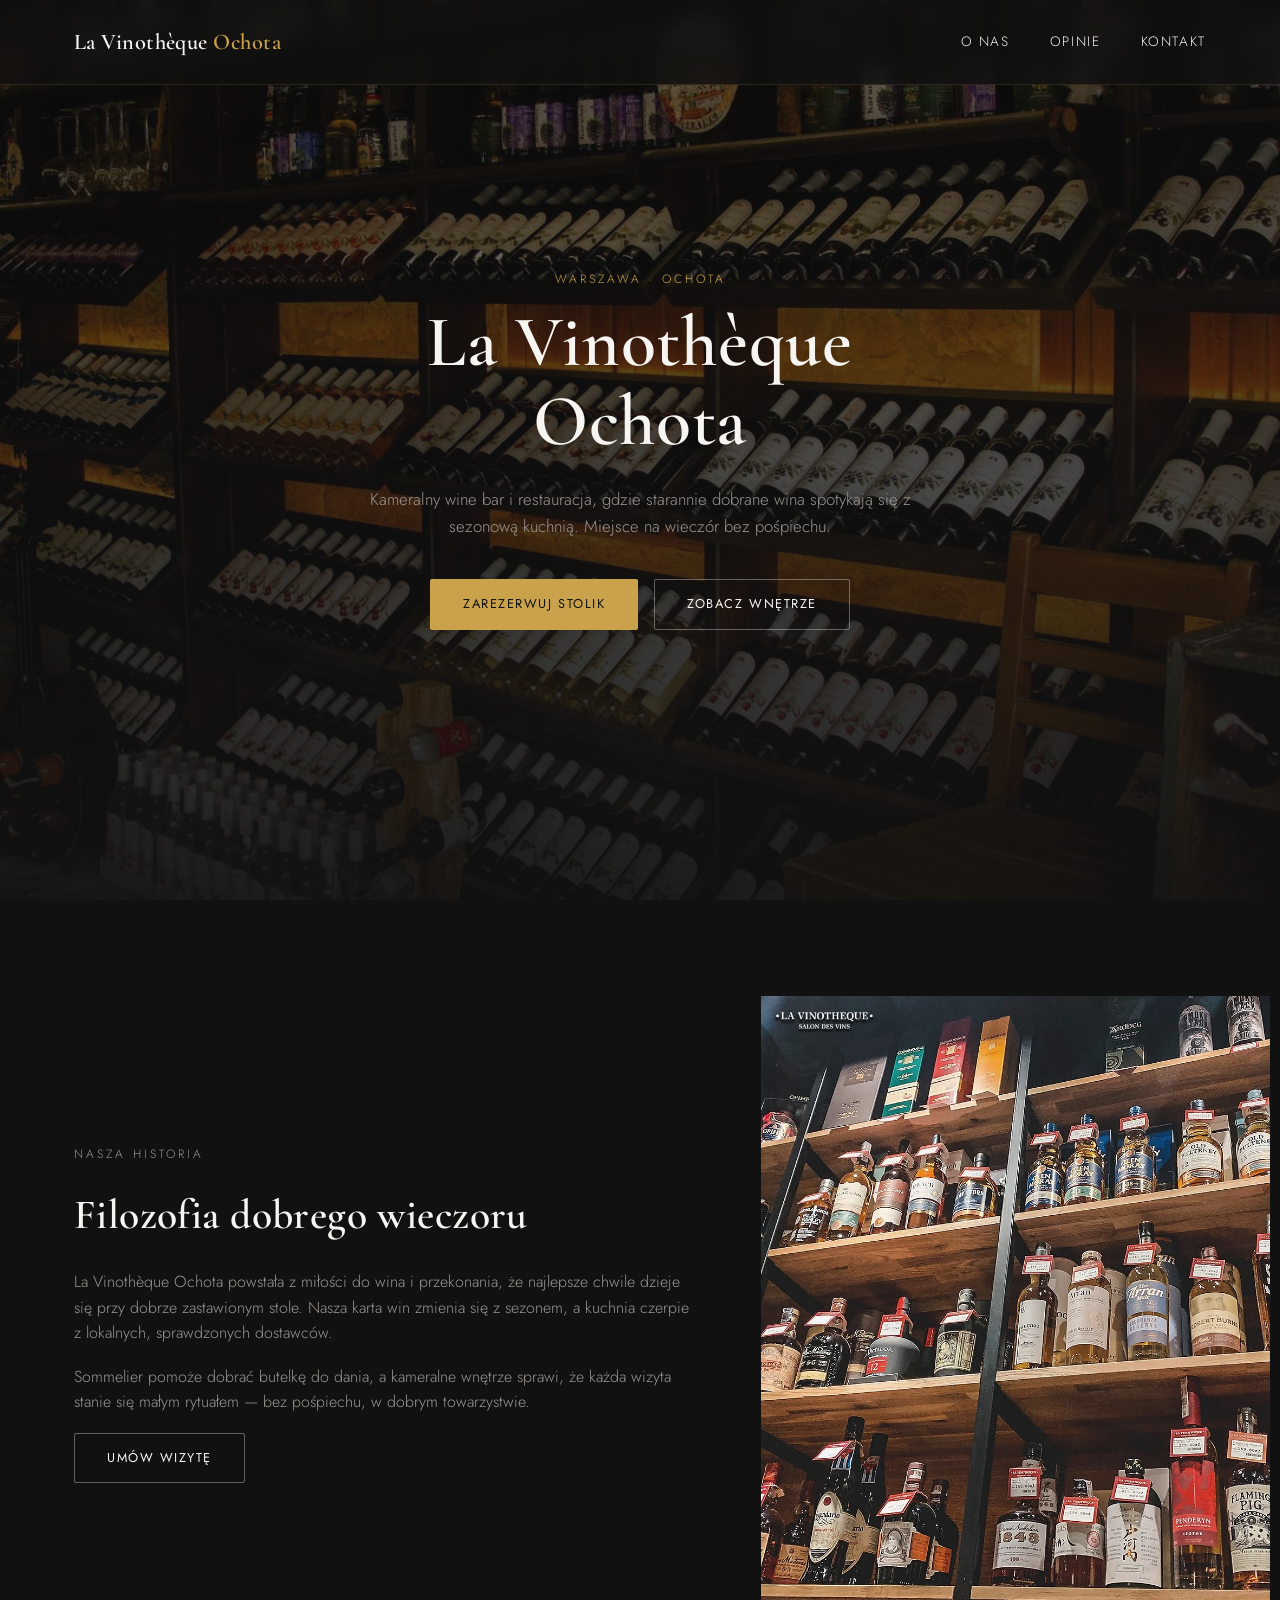
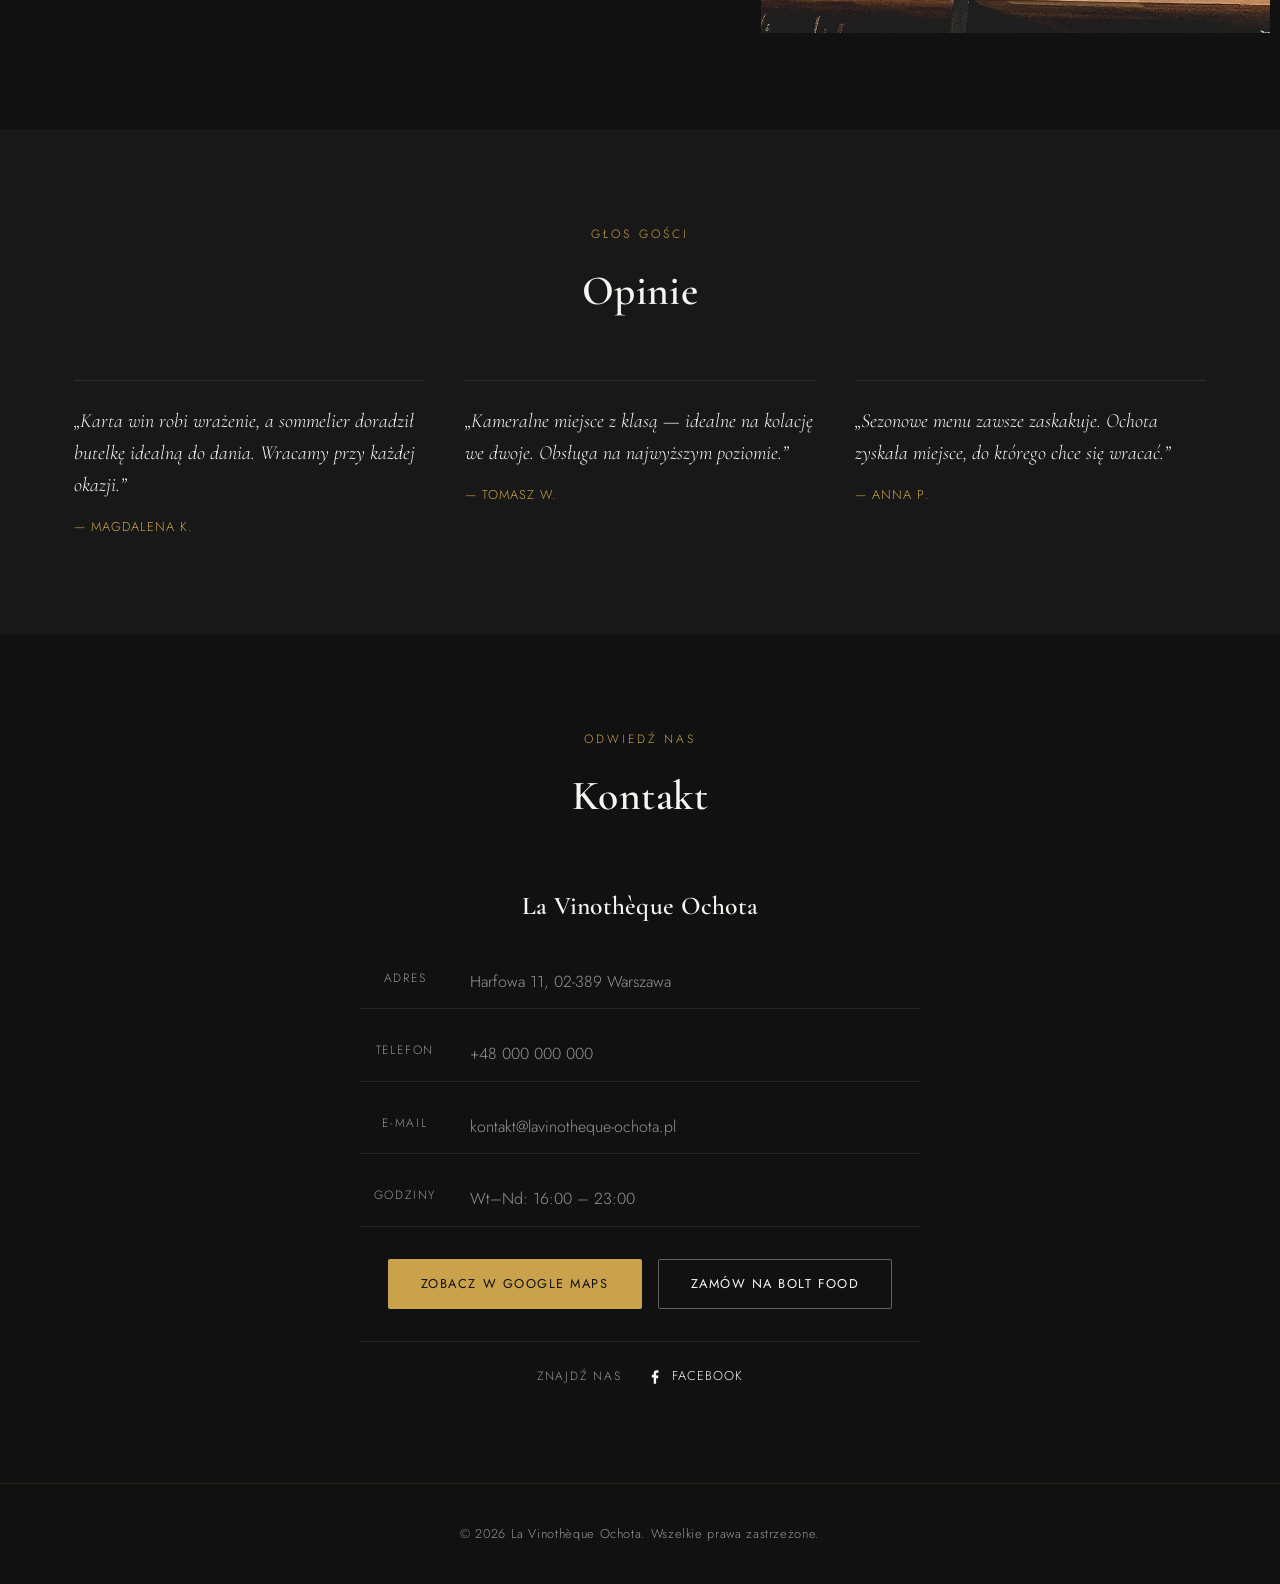
<file: index.html>
<!doctype html>
<html lang="pl">
<head>
<meta charset="UTF-8">
<meta name="viewport" content="width=device-width, initial-scale=1.0">
<title>La Vinothèque Ochota | Wine Bar &amp; Restauracja</title>
<meta name="description" content="La Vinothèque Ochota — kameralny wine bar i restauracja w Warszawie. Starannie dobrane wina, sezonowa kuchnia, wieczory dla wymagających.">
<link rel="preconnect" href="https://fonts.googleapis.com">
<link rel="preconnect" href="https://fonts.gstatic.com" crossorigin>
<link href="https://fonts.googleapis.com/css2?family=Cormorant+Garamond:wght@500;600;700&family=Jost:wght@300;400;500&display=swap" rel="stylesheet">
<link rel="stylesheet" href="styles.css">
</head>
<body>

<header class="site-header" id="site-header">
  <div class="container header-inner">
    <a href="#hero" class="logo">La Vinothèque <span>Ochota</span></a>
    <nav class="nav-desktop">
      <a href="#o-nas">O nas</a>
      <a href="#opinie">Opinie</a>
      <a href="#kontakt">Kontakt</a>
    </nav>
    <button class="hamburger" id="hamburger" aria-label="Otwórz menu" aria-expanded="false">
      <span></span><span></span><span></span>
    </button>
  </div>
</header>
<nav class="nav-mobile" id="nav-mobile">
  <a href="#hero">Start</a>
  <a href="#o-nas">O nas</a>
  <a href="#opinie">Opinie</a>
  <a href="#kontakt">Kontakt</a>
</nav>

<main>

  <section class="hero" id="hero">
    <div class="hero-media">
      <img src="assets/piwniczka-wina.jpg" alt="Klimatyczna piwniczka z winem — regały pełne butelek">
      <div class="hero-overlay"></div>
    </div>
    <div class="container hero-content">
      <p class="eyebrow">Warszawa · Ochota</p>
      <h1>La Vinothèque<br>Ochota</h1>
      <p class="hero-lede">Kameralny wine bar i restauracja, gdzie starannie dobrane wina spotykają się z sezonową kuchnią. Miejsce na wieczór bez pośpiechu.</p>
      <div class="cta-row">
        <a href="#kontakt" class="btn btn-primary">Zarezerwuj stolik</a>
        <a href="#o-nas" class="btn btn-ghost">Zobacz wnętrze</a>
      </div>
    </div>
  </section>

  <section class="section" id="o-nas">
    <div class="container split split-reverse">
      <div class="split-media">
        <img src="assets/wnetrze-lokalu.jpg" alt="Regały z winem i whisky w La Vinothèque Ochota">
      </div>
      <div class="split-text">
        <p class="eyebrow">Nasza historia</p>
        <h2>Filozofia dobrego wieczoru</h2>
        <p>La Vinothèque Ochota powstała z miłości do wina i przekonania, że najlepsze chwile dzieje się przy dobrze zastawionym stole. Nasza karta win zmienia się z sezonem, a kuchnia czerpie z lokalnych, sprawdzonych dostawców.</p>
        <p>Sommelier pomoże dobrać butelkę do dania, a kameralne wnętrze sprawi, że każda wizyta stanie się małym rytuałem — bez pośpiechu, w dobrym towarzystwie.</p>
        <a href="#kontakt" class="btn btn-ghost">Umów wizytę</a>
      </div>
    </div>
  </section>

  <section class="section section-alt" id="opinie">
    <div class="container">
      <div class="section-head section-head-center">
        <p class="eyebrow">Głos gości</p>
        <h2>Opinie</h2>
      </div>
      <div class="reviews-grid">
        <blockquote class="review">
          <p>&bdquo;Karta win robi wrażenie, a sommelier doradził butelkę idealną do dania. Wracamy przy każdej okazji.&rdquo;</p>
          <footer>— Magdalena K.</footer>
        </blockquote>
        <blockquote class="review">
          <p>&bdquo;Kameralne miejsce z klasą — idealne na kolację we dwoje. Obsługa na najwyższym poziomie.&rdquo;</p>
          <footer>— Tomasz W.</footer>
        </blockquote>
        <blockquote class="review">
          <p>&bdquo;Sezonowe menu zawsze zaskakuje. Ochota zyskała miejsce, do którego chce się wracać.&rdquo;</p>
          <footer>— Anna P.</footer>
        </blockquote>
      </div>
    </div>
  </section>

  <section class="section" id="kontakt">
    <div class="container">
      <div class="section-head section-head-center">
        <p class="eyebrow">Odwiedź nas</p>
        <h2>Kontakt</h2>
      </div>
      <div class="split contact-split">
        <div class="split-text">
          <h3>La Vinothèque Ochota</h3>
          <p class="contact-line"><span>Adres</span>Harfowa 11, 02-389 Warszawa</p>
          <p class="contact-line"><span>Telefon</span><a href="tel:+48000000000">+48 000 000 000</a></p>
          <p class="contact-line"><span>E-mail</span><a href="mailto:kontakt@lavinotheque-ochota.pl">kontakt@lavinotheque-ochota.pl</a></p>
          <p class="contact-line"><span>Godziny</span>Wt–Nd: 16:00 – 23:00</p>

          <div class="action-row">
            <a href="https://maps.app.goo.gl/F623x1a2rvRug9dV6" target="_blank" rel="noopener" class="btn btn-primary">Zobacz w Google Maps</a>
            <a href="https://food.bolt.eu/en/307-warsaw/p/121995-la-vinotheque-harfowa/?utm_source=google_integration" target="_blank" rel="noopener" class="btn btn-ghost">Zamów na Bolt Food</a>
          </div>

          <div class="social-row">
            <span class="social-label">Znajdź nas</span>
            <a href="https://www.facebook.com/lavinothequepl/?locale=pl_PL" target="_blank" rel="noopener" class="social-link" aria-label="Facebook">
              <svg viewBox="0 0 24 24" width="18" height="18"><path fill="currentColor" d="M13.5 21v-7.5H16l.5-3.5h-3V7.9c0-1 .3-1.7 1.7-1.7H16.6V3.1C16.3 3 15.3 3 14.2 3c-2.3 0-3.9 1.4-3.9 4v2h-2.5v3.5h2.5V21h3.2z"/></svg>
              Facebook
            </a>
          </div>
        </div>
      </div>
    </div>
  </section>

</main>

<footer class="site-footer">
  <div class="container footer-inner">
    <p>&copy; <span id="year"></span> La Vinothèque Ochota. Wszelkie prawa zastrzeżone.</p>
  </div>
</footer>

<script src="script.js"></script>
</body>
</html>
</file>
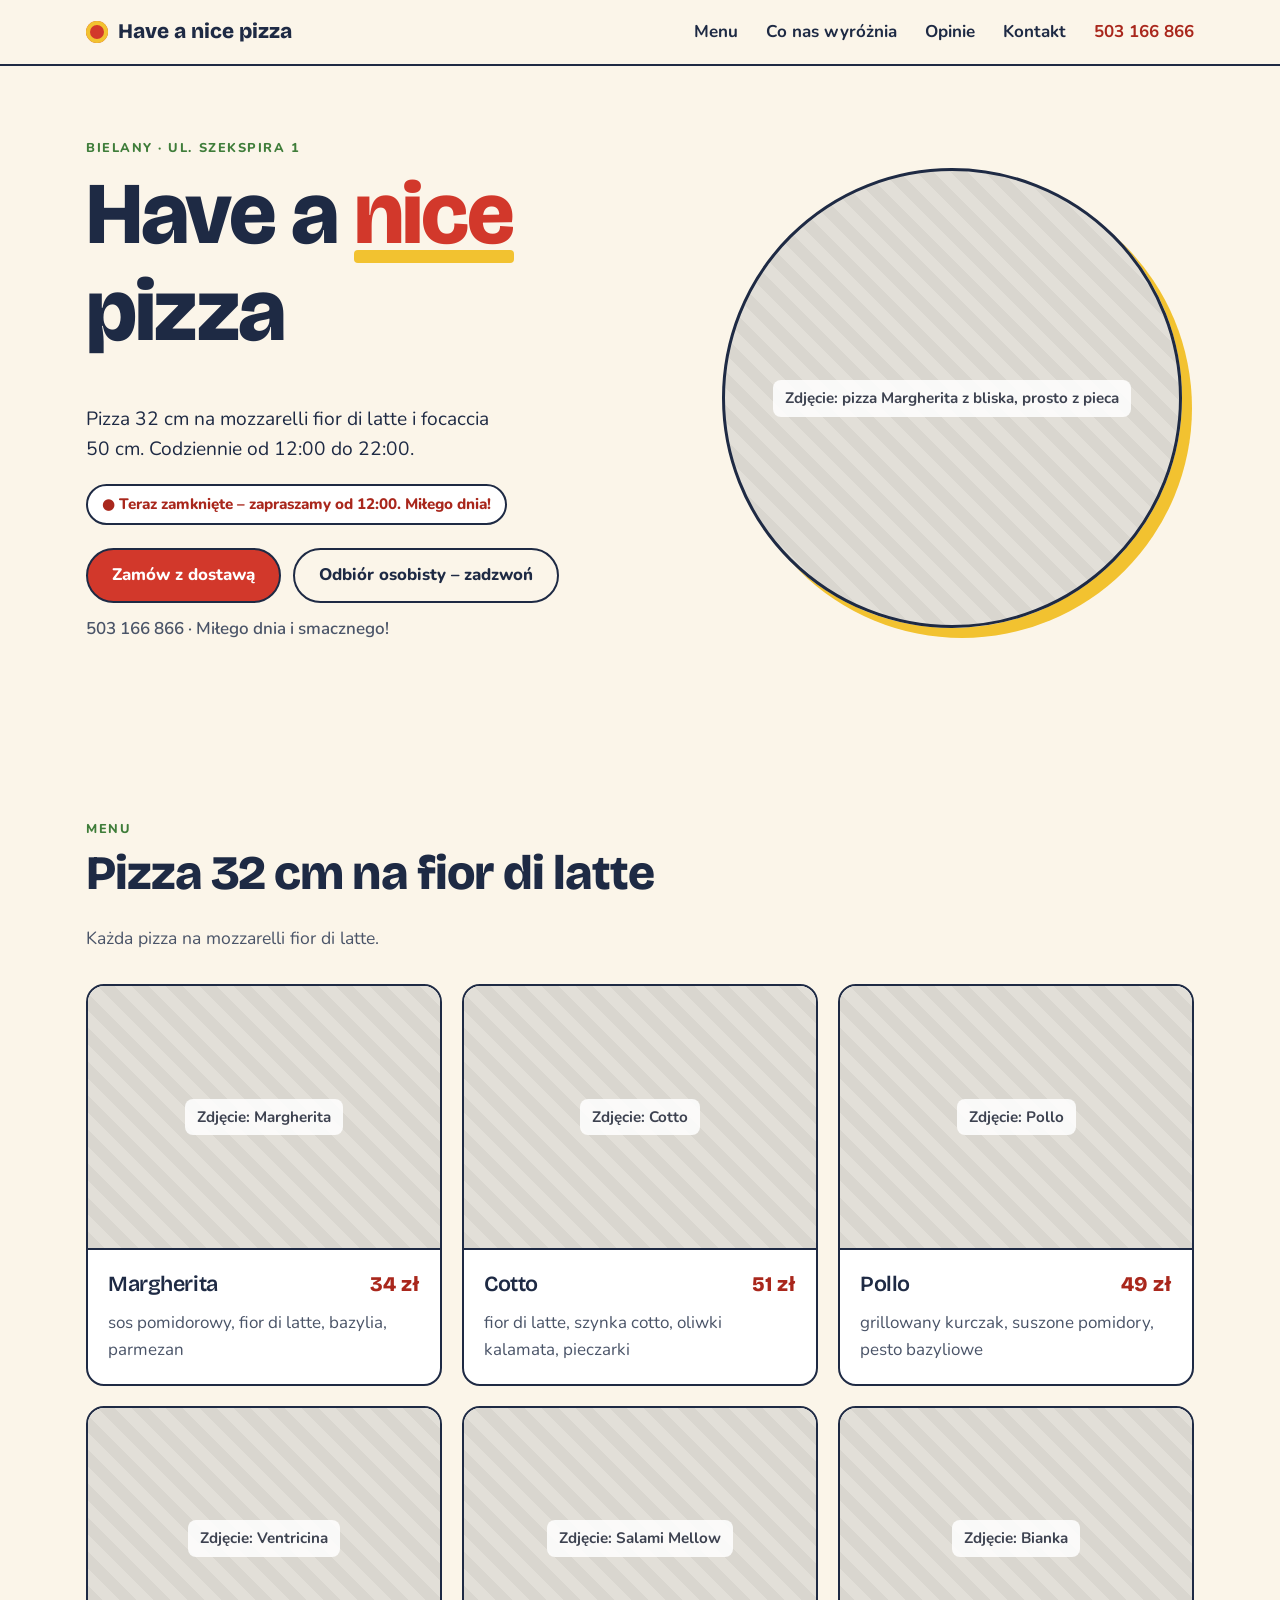
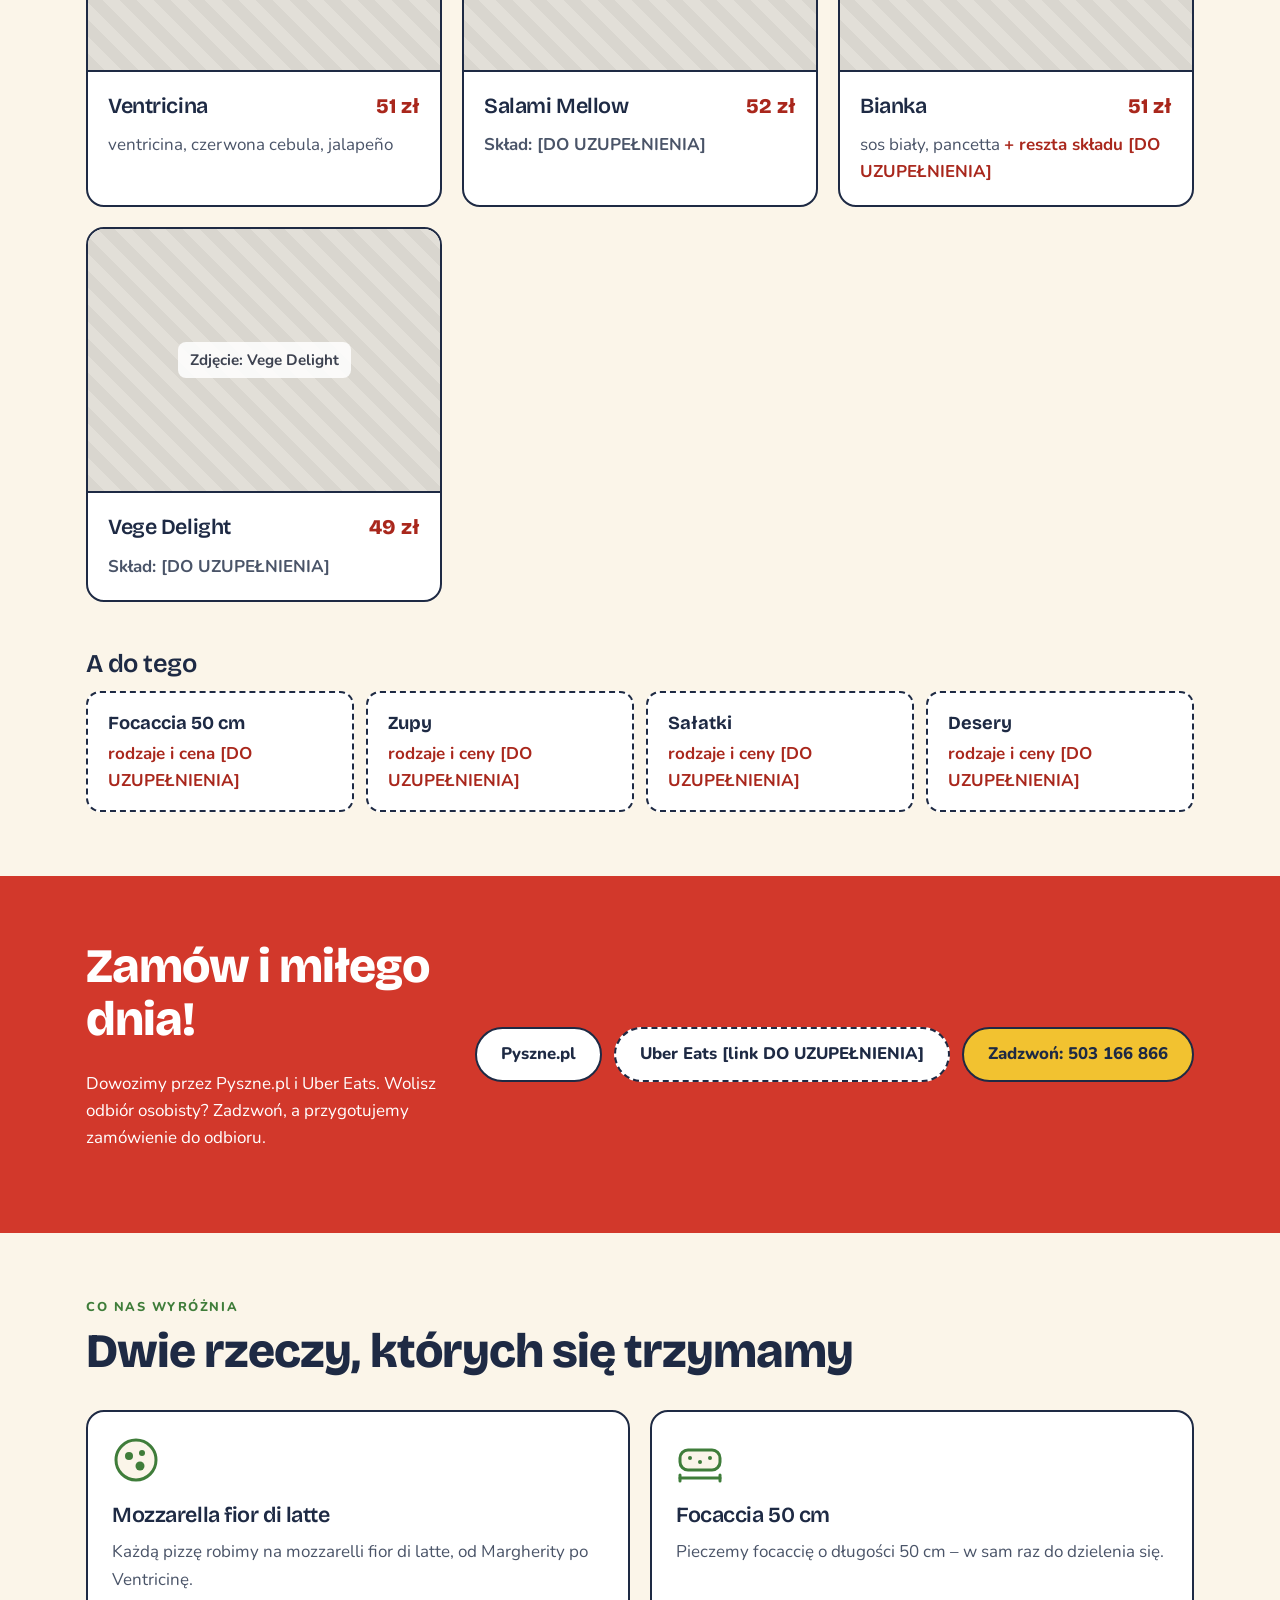
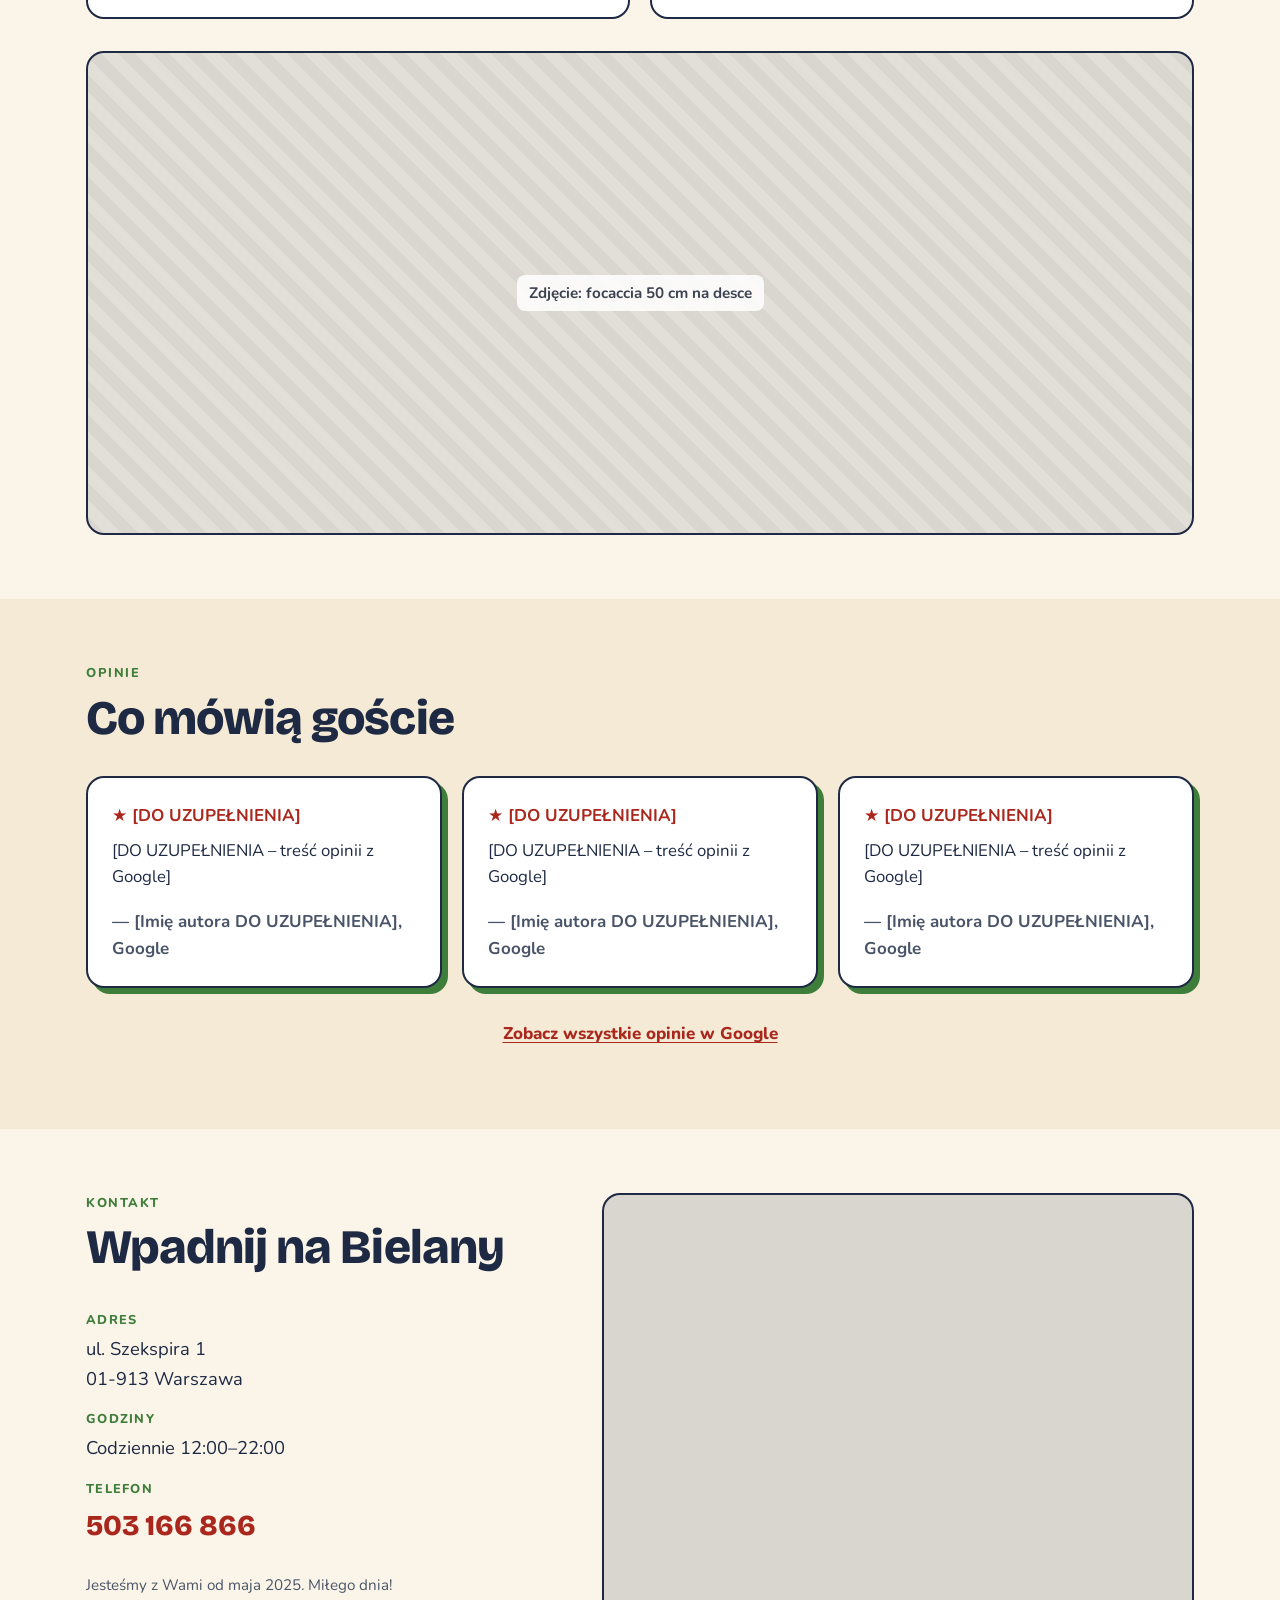
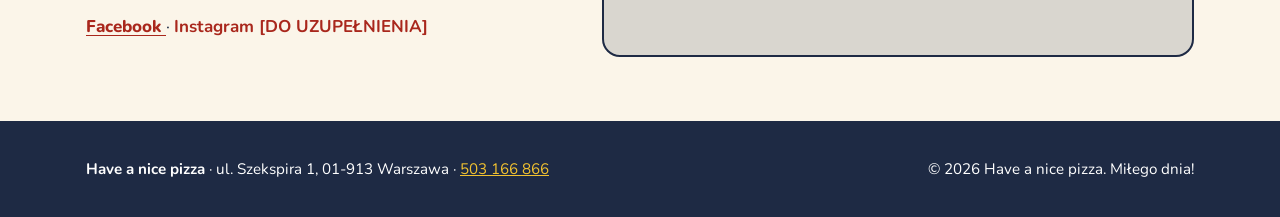
<file: have-a-nice-pizza/index.html>
<!doctype html>
<html lang="pl">
<head>
<meta charset="UTF-8">
<meta name="viewport" content="width=device-width, initial-scale=1">
<title>Have a nice pizza – pizzeria na Bielanach, ul. Szekspira 1 | Warszawa</title>
<meta name="description" content="Have a nice pizza – pizzeria na warszawskich Bielanach, ul. Szekspira 1. Pizza 32 cm na mozzarelli fior di latte, focaccia 50 cm, zupy, sałatki i desery. Codziennie 12:00–22:00. Tel. 503 166 866.">
<meta name="theme-color" content="#D2382B">
<!-- TODO: ustawić docelowy adres strony (canonical i og:url) po wyborze domeny -->
<!-- <link rel="canonical" href="https://TODO-domena.pl/"> -->

<!-- Open Graph -->
<meta property="og:type" content="restaurant">
<meta property="og:locale" content="pl_PL">
<meta property="og:site_name" content="Have a nice pizza">
<meta property="og:title" content="Have a nice pizza – pizzeria na Bielanach">
<meta property="og:description" content="Pizza 32 cm na mozzarelli fior di latte i focaccia 50 cm. ul. Szekspira 1, Warszawa. Codziennie 12:00–22:00.">
<!-- TODO: og:url i og:image (zdjęcie 1200×630 px, np. img/og.jpg) – wymagane pełne adresy URL -->
<!-- <meta property="og:url" content="https://TODO-domena.pl/"> -->
<!-- <meta property="og:image" content="https://TODO-domena.pl/img/og.jpg"> -->
<meta name="twitter:card" content="summary_large_image">

<link rel="preconnect" href="https://fonts.googleapis.com">
<link rel="preconnect" href="https://fonts.gstatic.com" crossorigin>
<link href="https://fonts.googleapis.com/css2?family=Bricolage+Grotesque:opsz,wght@12..96,600;12..96,800&family=Nunito:wght@400;600;700;800&display=swap" rel="stylesheet">
<link rel="stylesheet" href="style.css">

<!-- Dane strukturalne schema.org. TODO: dodać "url", "image", "sameAs" (Facebook/Instagram) i "priceRange" po potwierdzeniu -->
<script type="application/ld+json">
{
  "@context": "https://schema.org",
  "@type": "Restaurant",
  "name": "Have a nice pizza",
  "servesCuisine": ["Pizza", "Włoska"],
  "telephone": "+48503166866",
  "address": {
    "@type": "PostalAddress",
    "streetAddress": "ul. Szekspira 1",
    "postalCode": "01-913",
    "addressLocality": "Warszawa",
    "addressRegion": "mazowieckie",
    "addressCountry": "PL"
  },
  "openingHoursSpecification": [{
    "@type": "OpeningHoursSpecification",
    "dayOfWeek": ["Monday","Tuesday","Wednesday","Thursday","Friday","Saturday","Sunday"],
    "opens": "12:00",
    "closes": "22:00"
  }],
  "hasMenu": "#menu",
  "acceptsReservations": false,
  "hasMap": "https://www.google.com/maps/search/?api=1&query=Have+a+nice+pizza+Szekspira+1+Warszawa"
}
</script>
</head>
<body>
<a class="skip-link" href="#menu">Przejdź do menu</a>

<header class="site-header">
  <div class="container header-inner">
    <a href="#top" class="logo" aria-label="Have a nice pizza – strona główna">
      <span class="logo-dot" aria-hidden="true"></span>Have a nice pizza
    </a>
    <button class="nav-toggle" aria-expanded="false" aria-controls="nav" aria-label="Otwórz menu nawigacji">
      <span></span><span></span><span></span>
    </button>
    <nav id="nav" class="nav" aria-label="Główna nawigacja">
      <a href="#menu">Menu</a>
      <a href="#wyroznia">Co nas wyróżnia</a>
      <a href="#opinie">Opinie</a>
      <a href="#kontakt">Kontakt</a>
      <a href="tel:+48503166866" class="nav-phone">503 166 866</a>
    </nav>
  </div>
</header>

<main id="top">

  <!-- 1. HERO -->
  <section class="hero" aria-labelledby="hero-title">
    <div class="container hero-inner">
      <div class="hero-text">
        <p class="eyebrow">Bielany · ul. Szekspira 1</p>
        <h1 id="hero-title">Have a <span class="accent">nice</span> pizza</h1>
        <p class="lead">Pizza 32&nbsp;cm na mozzarelli fior di latte i focaccia 50&nbsp;cm. Codziennie od 12:00 do 22:00.</p>
        <p class="open-status" data-open-status aria-live="polite"></p>
        <div class="hero-cta">
          <a href="#zamow" class="btn btn-primary">Zamów z dostawą</a>
          <a href="tel:+48503166866" class="btn btn-outline">Odbiór osobisty – zadzwoń</a>
        </div>
        <p class="hero-note">503 166 866 · Miłego dnia i smacznego!</p>
      </div>
      <div class="hero-media">
        <!-- TODO: zamienić placeholder na zdjęcie z img/ (np. img/hero.jpg) z alt="..." -->
        <div class="ph ph-hero" role="img" aria-label="Miejsce na zdjęcie: pizza Margherita z bliska, prosto z pieca">
          <span>Zdjęcie: pizza Margherita z bliska, prosto z pieca</span>
        </div>
      </div>
    </div>
  </section>

  <!-- 2. MENU -->
  <section id="menu" class="section" aria-labelledby="menu-title">
    <div class="container">
      <p class="eyebrow">Menu</p>
      <h2 id="menu-title">Pizza 32&nbsp;cm na fior di latte</h2>
      <p class="section-lead">Każda pizza na mozzarelli fior di latte.</p>

      <ul class="menu-grid" role="list">
        <li class="pizza-card">
          <div class="ph ph-card" role="img" aria-label="Miejsce na zdjęcie pizzy Margherita"><span>Zdjęcie: Margherita</span></div>
          <div class="pizza-body">
            <div class="pizza-head"><h3>Margherita</h3><p class="price">34&nbsp;zł</p></div>
            <p class="ingredients">sos pomidorowy, fior di latte, bazylia, parmezan</p>
          </div>
        </li>
        <li class="pizza-card">
          <div class="ph ph-card" role="img" aria-label="Miejsce na zdjęcie pizzy Cotto"><span>Zdjęcie: Cotto</span></div>
          <div class="pizza-body">
            <div class="pizza-head"><h3>Cotto</h3><p class="price">51&nbsp;zł</p></div>
            <p class="ingredients">fior di latte, szynka cotto, oliwki kalamata, pieczarki</p>
          </div>
        </li>
        <li class="pizza-card">
          <div class="ph ph-card" role="img" aria-label="Miejsce na zdjęcie pizzy Pollo"><span>Zdjęcie: Pollo</span></div>
          <div class="pizza-body">
            <div class="pizza-head"><h3>Pollo</h3><p class="price">49&nbsp;zł</p></div>
            <p class="ingredients">grillowany kurczak, suszone pomidory, pesto bazyliowe</p>
          </div>
        </li>
        <li class="pizza-card">
          <div class="ph ph-card" role="img" aria-label="Miejsce na zdjęcie pizzy Ventricina"><span>Zdjęcie: Ventricina</span></div>
          <div class="pizza-body">
            <div class="pizza-head"><h3>Ventricina</h3><p class="price">51&nbsp;zł</p></div>
            <p class="ingredients">ventricina, czerwona cebula, jalapeño</p>
          </div>
        </li>
        <li class="pizza-card">
          <div class="ph ph-card" role="img" aria-label="Miejsce na zdjęcie pizzy Salami Mellow"><span>Zdjęcie: Salami Mellow</span></div>
          <div class="pizza-body">
            <div class="pizza-head"><h3>Salami Mellow</h3><p class="price">52&nbsp;zł</p></div>
            <!-- TODO: skład Salami Mellow -->
            <p class="ingredients todo">Skład: [DO UZUPEŁNIENIA]</p>
          </div>
        </li>
        <li class="pizza-card">
          <div class="ph ph-card" role="img" aria-label="Miejsce na zdjęcie pizzy Bianka"><span>Zdjęcie: Bianka</span></div>
          <div class="pizza-body">
            <div class="pizza-head"><h3>Bianka</h3><p class="price">51&nbsp;zł</p></div>
            <!-- TODO: pełny skład Bianki (potwierdzone: sos biały, pancetta) -->
            <p class="ingredients">sos biały, pancetta <span class="todo">+ reszta składu [DO UZUPEŁNIENIA]</span></p>
          </div>
        </li>
        <li class="pizza-card">
          <div class="ph ph-card" role="img" aria-label="Miejsce na zdjęcie pizzy Vege Delight"><span>Zdjęcie: Vege Delight</span></div>
          <div class="pizza-body">
            <div class="pizza-head"><h3>Vege Delight</h3><p class="price">49&nbsp;zł</p></div>
            <!-- TODO: skład Vege Delight -->
            <p class="ingredients todo">Skład: [DO UZUPEŁNIENIA]</p>
          </div>
        </li>
      </ul>

      <h3 class="extras-title">A do tego</h3>
      <!-- TODO: pozycje i ceny focacci, zup, sałatek i deserów -->
      <ul class="extras" role="list">
        <li><strong>Focaccia 50&nbsp;cm</strong><span class="todo">rodzaje i cena [DO UZUPEŁNIENIA]</span></li>
        <li><strong>Zupy</strong><span class="todo">rodzaje i ceny [DO UZUPEŁNIENIA]</span></li>
        <li><strong>Sałatki</strong><span class="todo">rodzaje i ceny [DO UZUPEŁNIENIA]</span></li>
        <li><strong>Desery</strong><span class="todo">rodzaje i ceny [DO UZUPEŁNIENIA]</span></li>
      </ul>
    </div>
  </section>

  <!-- ZAMÓWIENIA -->
  <section id="zamow" class="section order" aria-labelledby="order-title">
    <div class="container order-inner">
      <div>
        <h2 id="order-title">Zamów i miłego dnia!</h2>
        <p>Dowozimy przez Pyszne.pl i Uber Eats. Wolisz odbiór osobisty? Zadzwoń, a przygotujemy zamówienie do odbioru.</p>
      </div>
      <div class="order-buttons">
        <!-- TODO: potwierdzić, że to oficjalny link do lokalu na Pyszne.pl -->
        <a href="https://www.pyszne.pl/menu/have-a-nice-pizza" class="btn btn-light" target="_blank" rel="noopener">Pyszne.pl <span class="sr-only">(otwiera się w nowej karcie)</span></a>
        <!-- TODO: wstawić link do lokalu na Uber Eats (teraz przycisk nie prowadzi nigdzie) -->
        <a href="#" class="btn btn-light" data-todo-link aria-disabled="true">Uber Eats [link DO UZUPEŁNIENIA]</a>
        <a href="tel:+48503166866" class="btn btn-yellow">Zadzwoń: 503 166 866</a>
      </div>
    </div>
  </section>

  <!-- 3. CO NAS WYRÓŻNIA -->
  <section id="wyroznia" class="section" aria-labelledby="usp-title">
    <div class="container">
      <p class="eyebrow">Co nas wyróżnia</p>
      <h2 id="usp-title">Dwie rzeczy, których się trzymamy</h2>
      <div class="usp-grid">
        <article class="usp">
          <div class="usp-icon" aria-hidden="true">
            <svg viewBox="0 0 48 48" width="48" height="48"><circle cx="24" cy="24" r="20" fill="#FBF5E9" stroke="currentColor" stroke-width="3"/><circle cx="17" cy="20" r="4" fill="currentColor"/><circle cx="30" cy="17" r="3" fill="currentColor"/><circle cx="28" cy="30" r="4.5" fill="currentColor"/></svg>
          </div>
          <h3>Mozzarella fior di latte</h3>
          <p>Każdą pizzę robimy na mozzarelli fior di latte, od Margherity po Ventricinę.</p>
        </article>
        <article class="usp">
          <div class="usp-icon" aria-hidden="true">
            <svg viewBox="0 0 48 48" width="48" height="48"><rect x="4" y="14" width="40" height="20" rx="8" fill="#FBF5E9" stroke="currentColor" stroke-width="3"/><circle cx="14" cy="22" r="2" fill="currentColor"/><circle cx="24" cy="26" r="2" fill="currentColor"/><circle cx="34" cy="22" r="2" fill="currentColor"/><path d="M4 42h40" stroke="currentColor" stroke-width="3" stroke-linecap="round"/><path d="M4 39v6M44 39v6" stroke="currentColor" stroke-width="3" stroke-linecap="round"/></svg>
          </div>
          <h3>Focaccia 50&nbsp;cm</h3>
          <p>Pieczemy focaccię o długości 50&nbsp;cm – w sam raz do dzielenia się.</p>
        </article>
      </div>
      <!-- TODO: zdjęcie focacci 50 cm -->
      <div class="ph ph-wide" role="img" aria-label="Miejsce na zdjęcie: focaccia 50 cm na desce"><span>Zdjęcie: focaccia 50 cm na desce</span></div>
    </div>
  </section>

  <!-- 4. OPINIE -->
  <section id="opinie" class="section section-alt" aria-labelledby="reviews-title">
    <div class="container">
      <p class="eyebrow">Opinie</p>
      <h2 id="reviews-title">Co mówią goście</h2>
      <!-- TODO: wkleić 3 prawdziwe opinie z Google (treść, imię autora, ocena) – za zgodą/zgodnie z regulaminem Google -->
      <div class="reviews">
        <figure class="review">
          <p class="stars todo" aria-label="Ocena do uzupełnienia">★ [DO UZUPEŁNIENIA]</p>
          <blockquote><p>[DO UZUPEŁNIENIA – treść opinii z Google]</p></blockquote>
          <figcaption>— [Imię autora DO UZUPEŁNIENIA], Google</figcaption>
        </figure>
        <figure class="review">
          <p class="stars todo" aria-label="Ocena do uzupełnienia">★ [DO UZUPEŁNIENIA]</p>
          <blockquote><p>[DO UZUPEŁNIENIA – treść opinii z Google]</p></blockquote>
          <figcaption>— [Imię autora DO UZUPEŁNIENIA], Google</figcaption>
        </figure>
        <figure class="review">
          <p class="stars todo" aria-label="Ocena do uzupełnienia">★ [DO UZUPEŁNIENIA]</p>
          <blockquote><p>[DO UZUPEŁNIENIA – treść opinii z Google]</p></blockquote>
          <figcaption>— [Imię autora DO UZUPEŁNIENIA], Google</figcaption>
        </figure>
      </div>
      <p class="center"><a class="link" href="https://www.google.com/maps/search/?api=1&amp;query=Have+a+nice+pizza+Szekspira+1+Warszawa" target="_blank" rel="noopener">Zobacz wszystkie opinie w Google <span class="sr-only">(otwiera się w nowej karcie)</span></a></p>
    </div>
  </section>

  <!-- 5. KONTAKT -->
  <section id="kontakt" class="section" aria-labelledby="contact-title">
    <div class="container contact-grid">
      <div class="contact-info">
        <p class="eyebrow">Kontakt</p>
        <h2 id="contact-title">Wpadnij na Bielany</h2>
        <dl>
          <dt>Adres</dt>
          <dd>ul. Szekspira 1<br>01-913 Warszawa</dd>
          <dt>Godziny</dt>
          <dd>Codziennie 12:00–22:00</dd>
          <dt>Telefon</dt>
          <dd><a class="phone-big" href="tel:+48503166866">503 166 866</a></dd>
        </dl>
        <p class="small">Jesteśmy z Wami od maja 2025. Miłego dnia!</p>
        <!-- TODO: linki do Facebooka/Instagrama po potwierdzeniu profili -->
        <p><a class="link" href="https://www.facebook.com/p/Have-a-nice-pizza-61584303032797/" target="_blank" rel="noopener">Facebook <span class="sr-only">(otwiera się w nowej karcie)</span></a> · <span class="todo">Instagram [DO UZUPEŁNIENIA]</span></p>
      </div>
      <div class="map-wrap">
        <iframe
          title="Mapa Google: Have a nice pizza, ul. Szekspira 1, Warszawa"
          src="https://www.google.com/maps?q=Have+a+nice+pizza,+Szekspira+1,+01-913+Warszawa&amp;output=embed"
          loading="lazy" referrerpolicy="no-referrer-when-downgrade" allowfullscreen></iframe>
      </div>
    </div>
  </section>
</main>

<footer class="site-footer">
  <div class="container footer-inner">
    <p><strong>Have a nice pizza</strong> · ul. Szekspira 1, 01-913 Warszawa · <a href="tel:+48503166866">503 166 866</a></p>
    <p>© <span data-year></span> Have a nice pizza. Miłego dnia!</p>
  </div>
</footer>

<!-- Przyklejony przycisk na telefonie -->
<a href="#zamow" class="sticky-order" aria-label="Zamów pizzę">Zamów 🍕</a>

<script src="script.js" defer></script>
</body>
</html>
</file>
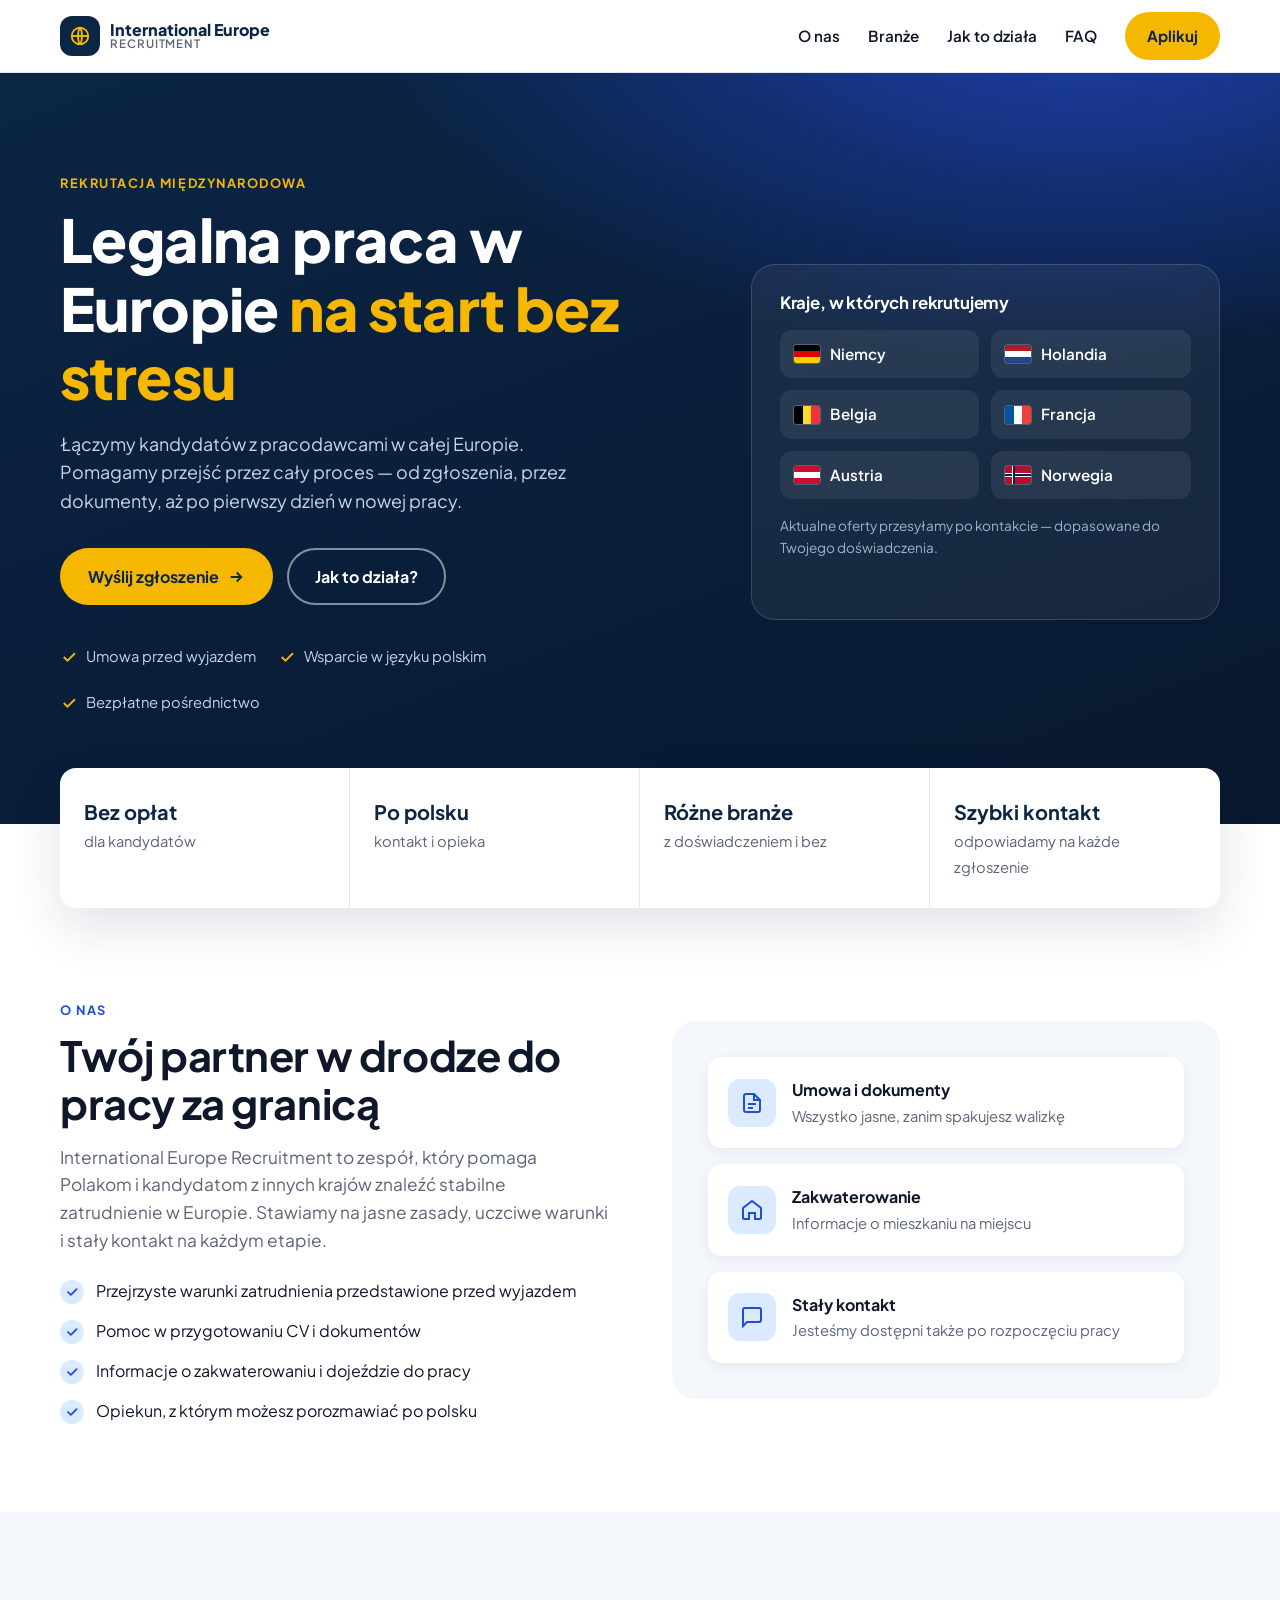
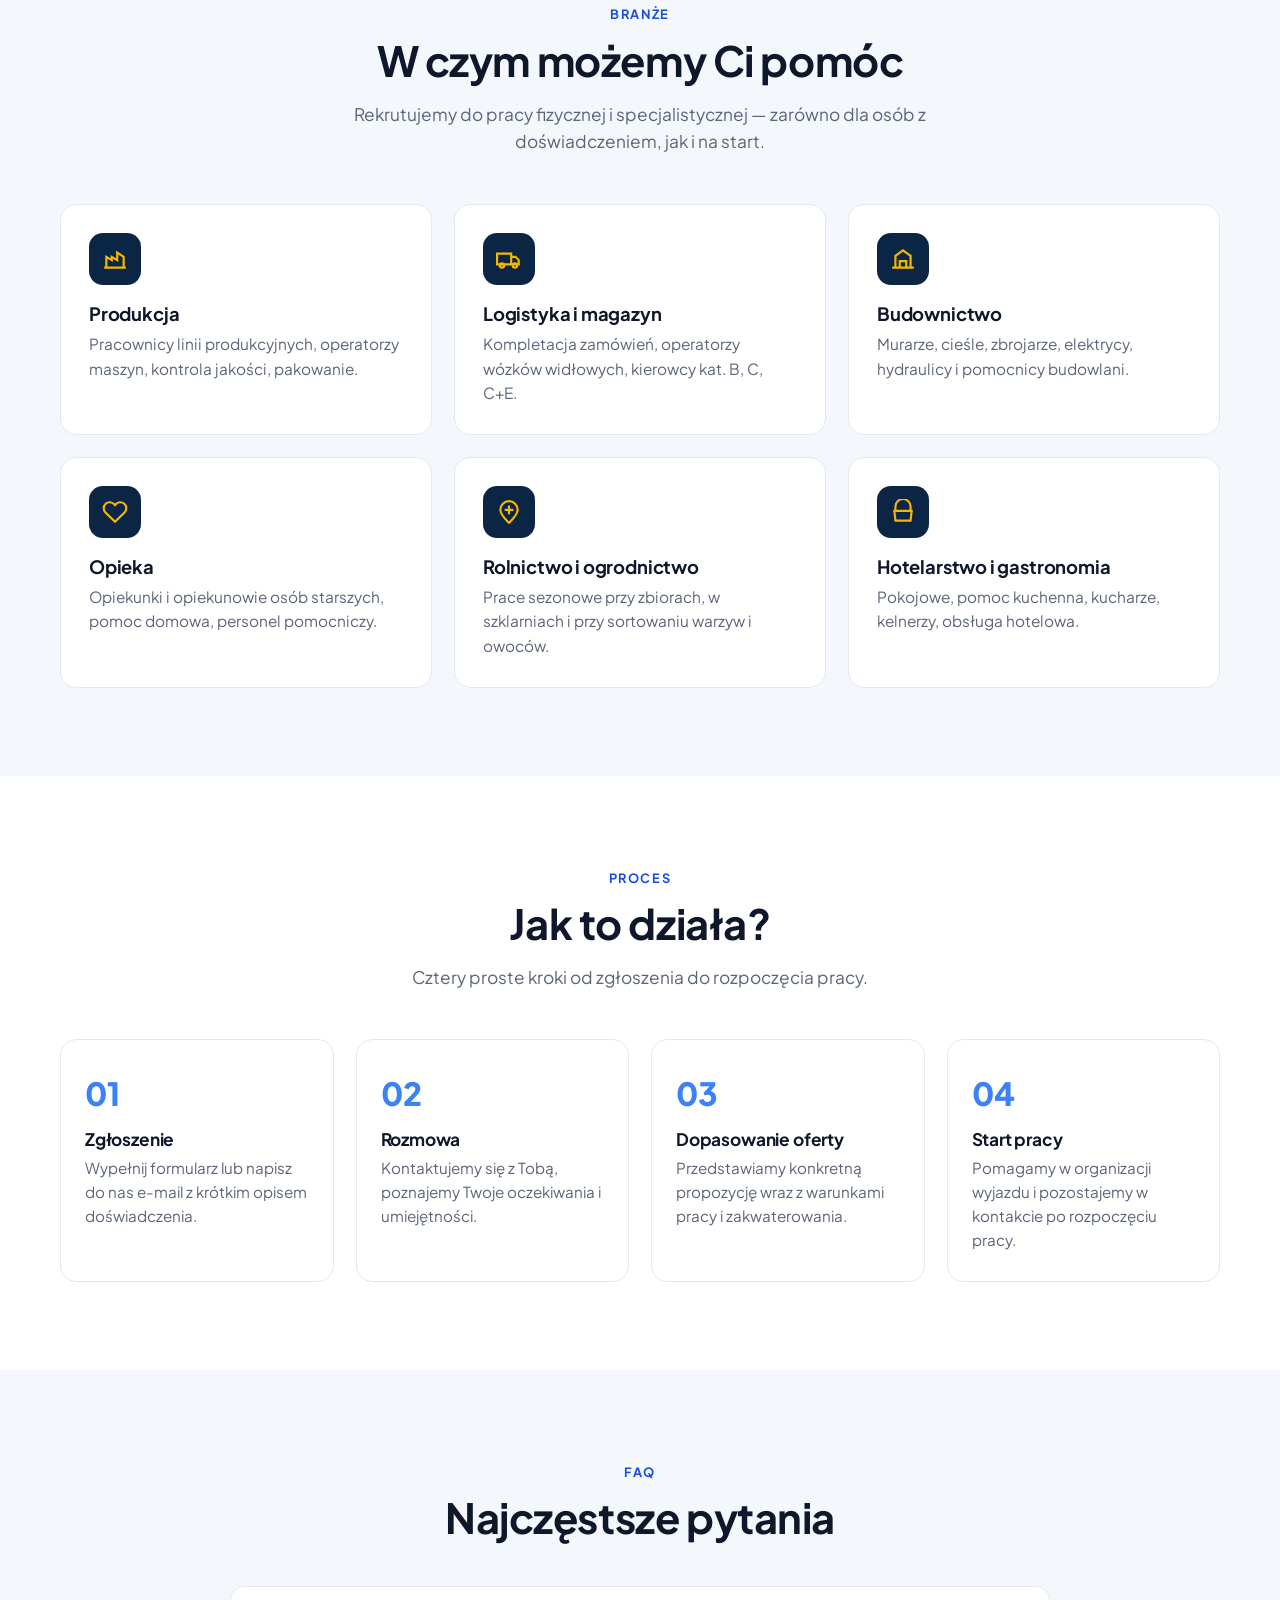
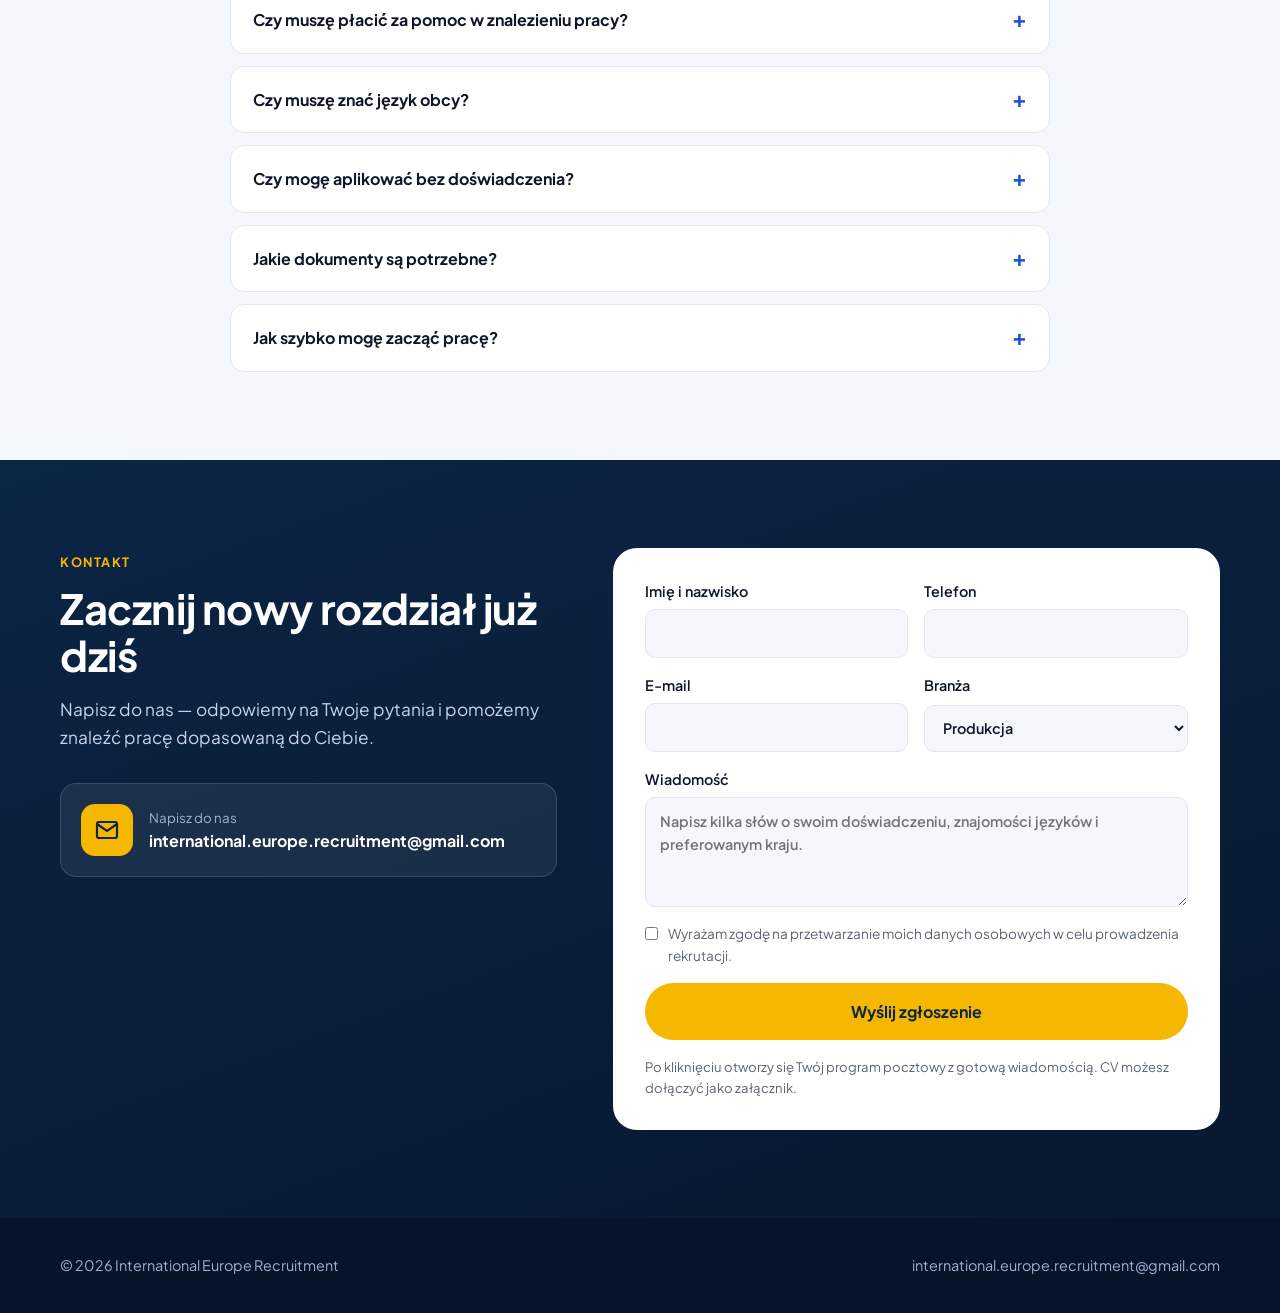
<file: international-europe-recruitment/index.html>
<!doctype html>
<html lang="pl">
<head>
<meta charset="UTF-8">
<meta name="viewport" content="width=device-width, initial-scale=1.0">
<title>International Europe Recruitment | Praca w Europie</title>
<meta name="description" content="International Europe Recruitment — legalna praca w Europie. Pomagamy znaleźć zatrudnienie za granicą: produkcja, logistyka, budownictwo, opieka i więcej.">
<link rel="preconnect" href="https://fonts.googleapis.com">
<link rel="preconnect" href="https://fonts.gstatic.com" crossorigin>
<link href="https://fonts.googleapis.com/css2?family=Plus+Jakarta+Sans:wght@400;500;600;700;800&display=swap" rel="stylesheet">
<style>
:root{
  --navy:#0b2545; --blue:#1d4ed8; --blue-2:#3b82f6; --gold:#f5b700;
  --ink:#0f172a; --muted:#5b6478; --line:#e3e8f0; --bg:#ffffff; --soft:#f4f7fc;
  --radius:16px;
}
*{box-sizing:border-box;margin:0;padding:0}
html{scroll-behavior:smooth}
body{font-family:'Plus Jakarta Sans',system-ui,sans-serif;color:var(--ink);background:var(--bg);line-height:1.6}
a{color:inherit;text-decoration:none}
img{max-width:100%;display:block}
.container{width:min(1160px,100% - 32px);margin-inline:auto}
section{padding:88px 0}
.eyebrow{display:inline-block;font-size:.8rem;font-weight:700;letter-spacing:.12em;text-transform:uppercase;color:var(--blue);margin-bottom:12px}
h1,h2,h3{line-height:1.15;letter-spacing:-.01em}
h2{font-size:clamp(1.8rem,3.5vw,2.6rem);margin-bottom:16px}
.lead{color:var(--muted);font-size:1.08rem;max-width:640px}
.center{text-align:center}.center .lead{margin-inline:auto}
.btn{display:inline-flex;align-items:center;gap:8px;padding:14px 26px;border-radius:999px;font-weight:700;transition:transform .2s,box-shadow .2s,background .2s;border:2px solid transparent;cursor:pointer;font:inherit;font-weight:700}
.btn-primary{background:var(--gold);color:var(--navy)}
.btn-primary:hover{transform:translateY(-2px);box-shadow:0 10px 24px rgba(245,183,0,.35)}
.btn-ghost{border-color:rgba(255,255,255,.5);color:#fff}
.btn-ghost:hover{background:rgba(255,255,255,.1)}

/* header */
.header{position:sticky;top:0;z-index:50;background:rgba(255,255,255,.92);backdrop-filter:blur(10px);border-bottom:1px solid var(--line)}
.header-inner{display:flex;align-items:center;justify-content:space-between;height:72px}
.logo{display:flex;align-items:center;gap:10px;font-weight:800;color:var(--navy);line-height:1.1}
.logo-mark{width:40px;height:40px;border-radius:12px;background:var(--navy);display:grid;place-items:center;flex:none}
.logo small{display:block;font-weight:600;font-size:.72rem;color:var(--muted);letter-spacing:.08em;text-transform:uppercase}
.nav{display:flex;gap:28px;align-items:center;font-weight:600;font-size:.95rem}
.nav a:not(.btn):hover{color:var(--blue)}
.nav .btn{padding:10px 20px}
.burger{display:none;background:none;border:0;width:44px;height:44px;cursor:pointer}
.burger span{display:block;height:2px;background:var(--navy);margin:6px 10px;border-radius:2px}

/* hero */
.hero{background:radial-gradient(1200px 600px at 85% -10%,#1e40af 0%,transparent 60%),linear-gradient(160deg,var(--navy),#08182f);color:#fff;padding:96px 0 110px;position:relative;overflow:hidden}
.hero-grid{display:grid;grid-template-columns:1.15fr .85fr;gap:56px;align-items:center}
.hero h1{font-size:clamp(2.2rem,5vw,3.7rem);font-weight:800;margin-bottom:20px}
.hero h1 em{font-style:normal;color:var(--gold)}
.hero p{color:#c7d4ea;font-size:1.12rem;max-width:560px;margin-bottom:32px}
.hero-actions{display:flex;flex-wrap:wrap;gap:14px}
.hero-badges{display:flex;flex-wrap:wrap;gap:22px;margin-top:40px;color:#c7d4ea;font-size:.92rem}
.hero-badges span{display:flex;align-items:center;gap:8px}
.hero-badges svg{color:var(--gold)}
.hero-card{background:rgba(255,255,255,.06);border:1px solid rgba(255,255,255,.14);border-radius:24px;padding:28px}
.hero-card h3{font-size:1.05rem;margin-bottom:18px}
.flag-list{display:grid;grid-template-columns:1fr 1fr;gap:12px}
.flag{display:flex;align-items:center;gap:10px;background:rgba(255,255,255,.07);border-radius:12px;padding:12px 14px;font-weight:600;font-size:.95rem}
.flag i{width:26px;height:18px;border-radius:3px;flex:none;box-shadow:0 0 0 1px rgba(255,255,255,.2)}
.de{background:linear-gradient(#000 33%,#dd0000 33% 66%,#ffce00 66%)}
.nl{background:linear-gradient(#ae1c28 33%,#fff 33% 66%,#21468b 66%)}
.be{background:linear-gradient(90deg,#000 33%,#fdda24 33% 66%,#ef3340 66%)}
.fr{background:linear-gradient(90deg,#0055a4 33%,#fff 33% 66%,#ef4135 66%)}
.at{background:linear-gradient(#c8102e 33%,#fff 33% 66%,#c8102e 66%)}
.no{background:#ba0c2f;background-image:linear-gradient(90deg,transparent 28%,#fff 28% 30%,#00205b 30% 38%,#fff 38% 40%,transparent 40%),linear-gradient(transparent 40%,#fff 40% 43%,#00205b 43% 57%,#fff 57% 60%,transparent 60%)}
.hero-card .note{margin-top:16px;font-size:.85rem;color:#9fb1cf}

/* stats */
.stats{margin-top:-56px;position:relative;z-index:2;padding:0}
.stats-grid{display:grid;grid-template-columns:repeat(4,1fr);background:#fff;border-radius:var(--radius);box-shadow:0 20px 50px rgba(11,37,69,.12);overflow:hidden}
.stat{padding:28px 24px;border-right:1px solid var(--line)}
.stat:last-child{border-right:0}
.stat b{display:block;font-size:1.25rem;color:var(--navy)}
.stat span{color:var(--muted);font-size:.92rem}

/* about */
.about-grid{display:grid;grid-template-columns:1fr 1fr;gap:64px;align-items:center}
.checks{list-style:none;margin-top:24px;display:grid;gap:14px}
.checks li{display:flex;gap:12px;align-items:flex-start}
.checks li::before{content:"";flex:none;width:24px;height:24px;border-radius:50%;background:#dbeafe url("data:image/svg+xml,%3Csvg xmlns='http://www.w3.org/2000/svg' viewBox='0 0 24 24' fill='none' stroke='%231d4ed8' stroke-width='3' stroke-linecap='round' stroke-linejoin='round'%3E%3Cpath d='M5 12l5 5L20 7'/%3E%3C/svg%3E") center/14px no-repeat;margin-top:2px}
.about-visual{background:var(--soft);border-radius:24px;padding:36px;display:grid;gap:16px}
.mini{background:#fff;border-radius:14px;padding:20px;display:flex;gap:16px;align-items:center;box-shadow:0 4px 14px rgba(11,37,69,.06)}
.mini .ic{width:48px;height:48px;border-radius:12px;background:#dbeafe;color:var(--blue);display:grid;place-items:center;flex:none}
.mini b{display:block}
.mini span{color:var(--muted);font-size:.92rem}

/* sectors */
.bg-soft{background:var(--soft)}
.cards{display:grid;grid-template-columns:repeat(3,1fr);gap:22px;margin-top:48px}
.card{background:#fff;border:1px solid var(--line);border-radius:var(--radius);padding:28px;transition:transform .25s,box-shadow .25s,border-color .25s}
.card:hover{transform:translateY(-4px);box-shadow:0 16px 36px rgba(11,37,69,.1);border-color:transparent}
.card .ic{width:52px;height:52px;border-radius:14px;background:var(--navy);color:var(--gold);display:grid;place-items:center;margin-bottom:18px}
.card h3{font-size:1.15rem;margin-bottom:8px}
.card p{color:var(--muted);font-size:.96rem}

/* steps */
.steps{display:grid;grid-template-columns:repeat(4,1fr);gap:22px;margin-top:48px;counter-reset:s}
.step{position:relative;padding:28px 24px;border-radius:var(--radius);background:#fff;border:1px solid var(--line)}
.step::before{counter-increment:s;content:counter(s,decimal-leading-zero);display:block;font-size:2rem;font-weight:800;color:var(--blue-2);margin-bottom:10px}
.step h3{font-size:1.08rem;margin-bottom:6px}
.step p{color:var(--muted);font-size:.95rem}

/* faq */
.faq{max-width:820px;margin:44px auto 0;display:grid;gap:12px}
.faq details{background:#fff;border:1px solid var(--line);border-radius:14px;padding:0 22px}
.faq summary{cursor:pointer;list-style:none;padding:20px 0;font-weight:700;display:flex;justify-content:space-between;gap:16px}
.faq summary::-webkit-details-marker{display:none}
.faq summary::after{content:"+";font-size:1.4rem;line-height:1;color:var(--blue);transition:transform .2s}
.faq details[open] summary::after{transform:rotate(45deg)}
.faq details p{color:var(--muted);padding-bottom:20px}

/* contact */
.contact{background:linear-gradient(160deg,var(--navy),#08182f);color:#fff}
.contact-grid{display:grid;grid-template-columns:.9fr 1.1fr;gap:56px;align-items:start}
.contact .lead{color:#c7d4ea}
.contact .eyebrow{color:var(--gold)}
.mail-box{margin-top:32px;display:flex;gap:16px;align-items:center;background:rgba(255,255,255,.07);border:1px solid rgba(255,255,255,.14);border-radius:16px;padding:20px}
.mail-box .ic{width:52px;height:52px;border-radius:14px;background:var(--gold);color:var(--navy);display:grid;place-items:center;flex:none}
.mail-box small{display:block;color:#9fb1cf}
.mail-box a{font-weight:700;word-break:break-all}
.mail-box a:hover{color:var(--gold)}
form{background:#fff;color:var(--ink);border-radius:24px;padding:32px;display:grid;gap:16px}
.row{display:grid;grid-template-columns:1fr 1fr;gap:16px}
label{font-weight:600;font-size:.9rem;display:grid;gap:6px}
input,select,textarea{font:inherit;padding:12px 14px;border:1px solid var(--line);border-radius:10px;background:var(--soft);color:var(--ink)}
input:focus,select:focus,textarea:focus{outline:2px solid var(--blue-2);border-color:transparent;background:#fff}
textarea{min-height:110px;resize:vertical}
.consent{font-weight:400;font-size:.85rem;color:var(--muted);display:flex;gap:10px;align-items:flex-start}
.consent input{margin-top:4px}
form .btn{justify-content:center}
.form-note{font-size:.82rem;color:var(--muted)}

footer{background:#06142a;color:#9fb1cf;padding:36px 0;font-size:.9rem}
.foot{display:flex;flex-wrap:wrap;justify-content:space-between;gap:16px}
footer a:hover{color:#fff}

.reveal{opacity:0;transform:translateY(18px);transition:opacity .6s ease,transform .6s ease}
.reveal.in{opacity:1;transform:none}
@media (prefers-reduced-motion:reduce){.reveal{opacity:1;transform:none;transition:none}html{scroll-behavior:auto}}

@media (max-width:960px){
  .hero-grid,.about-grid,.contact-grid{grid-template-columns:1fr}
  .cards{grid-template-columns:1fr 1fr}
  .steps{grid-template-columns:1fr 1fr}
  .stats-grid{grid-template-columns:1fr 1fr}
  .stat:nth-child(2){border-right:0}
  .stat:nth-child(-n+2){border-bottom:1px solid var(--line)}
  .nav{display:none;position:absolute;top:72px;left:0;right:0;background:#fff;flex-direction:column;padding:20px;border-bottom:1px solid var(--line);gap:16px}
  .nav.open{display:flex}
  .burger{display:block}
}
@media (max-width:600px){
  section{padding:64px 0}
  .cards,.steps,.row{grid-template-columns:1fr}
  .flag-list{grid-template-columns:1fr 1fr}
  .logo{font-size:.92rem}
  form{padding:22px}
}
</style>
</head>
<body>

<header class="header">
  <div class="container header-inner">
    <a href="#start" class="logo">
      <span class="logo-mark"><svg width="22" height="22" viewBox="0 0 24 24" fill="none" stroke="#f5b700" stroke-width="2"><circle cx="12" cy="12" r="9"/><path d="M3 12h18M12 3c2.8 3 2.8 15 0 18M12 3c-2.8 3-2.8 15 0 18"/></svg></span>
      <span>International Europe<small>Recruitment</small></span>
    </a>
    <button class="burger" id="burger" aria-label="Menu" aria-expanded="false"><span></span><span></span><span></span></button>
    <nav class="nav" id="nav">
      <a href="#o-nas">O nas</a>
      <a href="#branze">Branże</a>
      <a href="#jak-to-dziala">Jak to działa</a>
      <a href="#faq">FAQ</a>
      <a href="#kontakt" class="btn btn-primary">Aplikuj</a>
    </nav>
  </div>
</header>

<main>
<section class="hero" id="start">
  <div class="container hero-grid">
    <div>
      <span class="eyebrow" style="color:var(--gold)">Rekrutacja międzynarodowa</span>
      <h1>Legalna praca w Europie <em>na start bez stresu</em></h1>
      <p>Łączymy kandydatów z pracodawcami w całej Europie. Pomagamy przejść przez cały proces — od zgłoszenia, przez dokumenty, aż po pierwszy dzień w nowej pracy.</p>
      <div class="hero-actions">
        <a href="#kontakt" class="btn btn-primary">Wyślij zgłoszenie
          <svg width="18" height="18" viewBox="0 0 24 24" fill="none" stroke="currentColor" stroke-width="2.4"><path d="M5 12h14M13 6l6 6-6 6"/></svg></a>
        <a href="#jak-to-dziala" class="btn btn-ghost">Jak to działa?</a>
      </div>
      <div class="hero-badges">
        <span><svg width="18" height="18" viewBox="0 0 24 24" fill="none" stroke="currentColor" stroke-width="2.4"><path d="M5 12l5 5L20 7"/></svg>Umowa przed wyjazdem</span>
        <span><svg width="18" height="18" viewBox="0 0 24 24" fill="none" stroke="currentColor" stroke-width="2.4"><path d="M5 12l5 5L20 7"/></svg>Wsparcie w języku polskim</span>
        <span><svg width="18" height="18" viewBox="0 0 24 24" fill="none" stroke="currentColor" stroke-width="2.4"><path d="M5 12l5 5L20 7"/></svg>Bezpłatne pośrednictwo</span>
      </div>
    </div>
    <div class="hero-card">
      <h3>Kraje, w których rekrutujemy</h3>
      <div class="flag-list">
        <div class="flag"><i class="de"></i>Niemcy</div>
        <div class="flag"><i class="nl"></i>Holandia</div>
        <div class="flag"><i class="be"></i>Belgia</div>
        <div class="flag"><i class="fr"></i>Francja</div>
        <div class="flag"><i class="at"></i>Austria</div>
        <div class="flag"><i class="no"></i>Norwegia</div>
      </div>
      <p class="note">Aktualne oferty przesyłamy po kontakcie — dopasowane do Twojego doświadczenia.</p>
    </div>
  </div>
</section>

<section class="stats">
  <div class="container stats-grid">
    <div class="stat"><b>Bez opłat</b><span>dla kandydatów</span></div>
    <div class="stat"><b>Po polsku</b><span>kontakt i opieka</span></div>
    <div class="stat"><b>Różne branże</b><span>z doświadczeniem i bez</span></div>
    <div class="stat"><b>Szybki kontakt</b><span>odpowiadamy na każde zgłoszenie</span></div>
  </div>
</section>

<section id="o-nas">
  <div class="container about-grid reveal">
    <div>
      <span class="eyebrow">O nas</span>
      <h2>Twój partner w drodze do pracy za granicą</h2>
      <p class="lead">International Europe Recruitment to zespół, który pomaga Polakom i kandydatom z innych krajów znaleźć stabilne zatrudnienie w Europie. Stawiamy na jasne zasady, uczciwe warunki i stały kontakt na każdym etapie.</p>
      <ul class="checks">
        <li>Przejrzyste warunki zatrudnienia przedstawione przed wyjazdem</li>
        <li>Pomoc w przygotowaniu CV i dokumentów</li>
        <li>Informacje o zakwaterowaniu i dojeździe do pracy</li>
        <li>Opiekun, z którym możesz porozmawiać po polsku</li>
      </ul>
    </div>
    <div class="about-visual">
      <div class="mini"><div class="ic"><svg width="24" height="24" viewBox="0 0 24 24" fill="none" stroke="currentColor" stroke-width="2"><path d="M14 3H6a2 2 0 0 0-2 2v14a2 2 0 0 0 2 2h12a2 2 0 0 0 2-2V9z"/><path d="M14 3v6h6M8 13h8M8 17h5"/></svg></div><div><b>Umowa i dokumenty</b><span>Wszystko jasne, zanim spakujesz walizkę</span></div></div>
      <div class="mini"><div class="ic"><svg width="24" height="24" viewBox="0 0 24 24" fill="none" stroke="currentColor" stroke-width="2"><path d="M3 10l9-7 9 7v10a1 1 0 0 1-1 1h-5v-6H9v6H4a1 1 0 0 1-1-1z"/></svg></div><div><b>Zakwaterowanie</b><span>Informacje o mieszkaniu na miejscu</span></div></div>
      <div class="mini"><div class="ic"><svg width="24" height="24" viewBox="0 0 24 24" fill="none" stroke="currentColor" stroke-width="2"><path d="M21 15a2 2 0 0 1-2 2H7l-4 4V5a2 2 0 0 1 2-2h14a2 2 0 0 1 2 2z"/></svg></div><div><b>Stały kontakt</b><span>Jesteśmy dostępni także po rozpoczęciu pracy</span></div></div>
    </div>
  </div>
</section>

<section id="branze" class="bg-soft">
  <div class="container center reveal">
    <span class="eyebrow">Branże</span>
    <h2>W czym możemy Ci pomóc</h2>
    <p class="lead">Rekrutujemy do pracy fizycznej i specjalistycznej — zarówno dla osób z doświadczeniem, jak i na start.</p>
  </div>
  <div class="container cards">
    <div class="card reveal"><div class="ic"><svg width="26" height="26" viewBox="0 0 24 24" fill="none" stroke="currentColor" stroke-width="2"><path d="M2 20h20M4 20V10l5 3V10l5 3V6l6 4v10"/></svg></div><h3>Produkcja</h3><p>Pracownicy linii produkcyjnych, operatorzy maszyn, kontrola jakości, pakowanie.</p></div>
    <div class="card reveal"><div class="ic"><svg width="26" height="26" viewBox="0 0 24 24" fill="none" stroke="currentColor" stroke-width="2"><path d="M1 7h13v10H1zM14 10h4l3 3v4h-7"/><circle cx="5.5" cy="18" r="2"/><circle cx="17.5" cy="18" r="2"/></svg></div><h3>Logistyka i magazyn</h3><p>Kompletacja zamówień, operatorzy wózków widłowych, kierowcy kat. B, C, C+E.</p></div>
    <div class="card reveal"><div class="ic"><svg width="26" height="26" viewBox="0 0 24 24" fill="none" stroke="currentColor" stroke-width="2"><path d="M2 20h20M5 20V9l7-5 7 5v11M9 20v-6h6v6"/></svg></div><h3>Budownictwo</h3><p>Murarze, cieśle, zbrojarze, elektrycy, hydraulicy i pomocnicy budowlani.</p></div>
    <div class="card reveal"><div class="ic"><svg width="26" height="26" viewBox="0 0 24 24" fill="none" stroke="currentColor" stroke-width="2"><path d="M20.8 4.6a5.5 5.5 0 0 0-7.8 0L12 5.7l-1-1.1a5.5 5.5 0 0 0-7.8 7.8L12 21l8.8-8.6a5.5 5.5 0 0 0 0-7.8z"/></svg></div><h3>Opieka</h3><p>Opiekunki i opiekunowie osób starszych, pomoc domowa, personel pomocniczy.</p></div>
    <div class="card reveal"><div class="ic"><svg width="26" height="26" viewBox="0 0 24 24" fill="none" stroke="currentColor" stroke-width="2"><path d="M12 22c4-4 8-7.5 8-12a8 8 0 0 0-16 0c0 4.5 4 8 8 12z"/><path d="M12 6v8M8 10h8"/></svg></div><h3>Rolnictwo i ogrodnictwo</h3><p>Prace sezonowe przy zbiorach, w szklarniach i przy sortowaniu warzyw i owoców.</p></div>
    <div class="card reveal"><div class="ic"><svg width="26" height="26" viewBox="0 0 24 24" fill="none" stroke="currentColor" stroke-width="2"><path d="M3 11h18M5 11V7a7 7 0 0 1 14 0v4M4 11l1 9h14l1-9"/></svg></div><h3>Hotelarstwo i gastronomia</h3><p>Pokojowe, pomoc kuchenna, kucharze, kelnerzy, obsługa hotelowa.</p></div>
  </div>
</section>

<section id="jak-to-dziala">
  <div class="container center reveal">
    <span class="eyebrow">Proces</span>
    <h2>Jak to działa?</h2>
    <p class="lead">Cztery proste kroki od zgłoszenia do rozpoczęcia pracy.</p>
  </div>
  <div class="container steps">
    <div class="step reveal"><h3>Zgłoszenie</h3><p>Wypełnij formularz lub napisz do nas e-mail z krótkim opisem doświadczenia.</p></div>
    <div class="step reveal"><h3>Rozmowa</h3><p>Kontaktujemy się z Tobą, poznajemy Twoje oczekiwania i umiejętności.</p></div>
    <div class="step reveal"><h3>Dopasowanie oferty</h3><p>Przedstawiamy konkretną propozycję wraz z warunkami pracy i zakwaterowania.</p></div>
    <div class="step reveal"><h3>Start pracy</h3><p>Pomagamy w organizacji wyjazdu i pozostajemy w kontakcie po rozpoczęciu pracy.</p></div>
  </div>
</section>

<section id="faq" class="bg-soft">
  <div class="container center reveal">
    <span class="eyebrow">FAQ</span>
    <h2>Najczęstsze pytania</h2>
  </div>
  <div class="container faq">
    <details class="reveal"><summary>Czy muszę płacić za pomoc w znalezieniu pracy?</summary><p>Nie. Pośrednictwo pracy jest dla kandydatów bezpłatne. Nigdy nie prosimy o wpłaty za przedstawienie oferty.</p></details>
    <details class="reveal"><summary>Czy muszę znać język obcy?</summary><p>To zależy od stanowiska. Mamy oferty, w których wystarczy podstawowa znajomość języka lub jego brak, a także stanowiska wymagające komunikatywnej znajomości niemieckiego, angielskiego lub niderlandzkiego.</p></details>
    <details class="reveal"><summary>Czy mogę aplikować bez doświadczenia?</summary><p>Tak. Wiele ofert, szczególnie w produkcji, magazynach i pracach sezonowych, jest przeznaczonych dla osób bez wcześniejszego doświadczenia.</p></details>
    <details class="reveal"><summary>Jakie dokumenty są potrzebne?</summary><p>Najczęściej ważny dowód osobisty lub paszport oraz CV. W przypadku niektórych zawodów — dokumenty potwierdzające kwalifikacje (np. prawo jazdy, uprawnienia UDT).</p></details>
    <details class="reveal"><summary>Jak szybko mogę zacząć pracę?</summary><p>Czas zależy od oferty i kraju. Po zgłoszeniu skontaktujemy się z Tobą i przedstawimy realny termin rozpoczęcia.</p></details>
  </div>
</section>

<section id="kontakt" class="contact">
  <div class="container contact-grid">
    <div class="reveal">
      <span class="eyebrow">Kontakt</span>
      <h2>Zacznij nowy rozdział już dziś</h2>
      <p class="lead">Napisz do nas — odpowiemy na Twoje pytania i pomożemy znaleźć pracę dopasowaną do Ciebie.</p>
      <div class="mail-box">
        <div class="ic"><svg width="24" height="24" viewBox="0 0 24 24" fill="none" stroke="currentColor" stroke-width="2.2"><rect x="2" y="4" width="20" height="16" rx="2"/><path d="M22 6l-10 7L2 6"/></svg></div>
        <div><small>Napisz do nas</small><a href="mailto:international.europe.recruitment@gmail.com">international.europe.recruitment@gmail.com</a></div>
      </div>
    </div>
    <form id="form" class="reveal">
      <div class="row">
        <label>Imię i nazwisko<input name="name" required></label>
        <label>Telefon<input name="phone" type="tel"></label>
      </div>
      <div class="row">
        <label>E-mail<input name="email" type="email" required></label>
        <label>Branża
          <select name="sector">
            <option>Produkcja</option><option>Logistyka i magazyn</option><option>Budownictwo</option>
            <option>Opieka</option><option>Rolnictwo i ogrodnictwo</option><option>Hotelarstwo i gastronomia</option><option>Inna</option>
          </select>
        </label>
      </div>
      <label>Wiadomość<textarea name="message" placeholder="Napisz kilka słów o swoim doświadczeniu, znajomości języków i preferowanym kraju."></textarea></label>
      <label class="consent"><input type="checkbox" required>Wyrażam zgodę na przetwarzanie moich danych osobowych w celu prowadzenia rekrutacji.</label>
      <button class="btn btn-primary" type="submit">Wyślij zgłoszenie</button>
      <p class="form-note">Po kliknięciu otworzy się Twój program pocztowy z gotową wiadomością. CV możesz dołączyć jako załącznik.</p>
    </form>
  </div>
</section>
</main>

<footer>
  <div class="container foot">
    <span>© <span id="y"></span> International Europe Recruitment</span>
    <a href="mailto:international.europe.recruitment@gmail.com">international.europe.recruitment@gmail.com</a>
  </div>
</footer>

<script>
document.getElementById('y').textContent=new Date().getFullYear();
const b=document.getElementById('burger'),n=document.getElementById('nav');
b.addEventListener('click',()=>{const o=n.classList.toggle('open');b.setAttribute('aria-expanded',o)});
n.querySelectorAll('a').forEach(a=>a.addEventListener('click',()=>{n.classList.remove('open');b.setAttribute('aria-expanded',false)}));
const io=new IntersectionObserver(e=>e.forEach(x=>{if(x.isIntersecting){x.target.classList.add('in');io.unobserve(x.target)}}),{threshold:.12});
document.querySelectorAll('.reveal').forEach(el=>io.observe(el));
document.getElementById('form').addEventListener('submit',e=>{
  e.preventDefault();const f=new FormData(e.target);
  const body=`Imię i nazwisko: ${f.get('name')}\nTelefon: ${f.get('phone')}\nE-mail: ${f.get('email')}\nBranża: ${f.get('sector')}\n\n${f.get('message')}`;
  location.href='mailto:international.europe.recruitment@gmail.com?subject='+encodeURIComponent('Zgłoszenie – '+f.get('sector'))+'&body='+encodeURIComponent(body);
});
</script>
</body>
</html>
</file>
<file: styles.css>
:root {
  --black: #111111;
  --near-black: #181818;
  --charcoal: #242424;
  --gold: #c9a24b;
  --gold-light: #e3c777;
  --white: #f7f5f1;
  --gray: #9a9691;
}

* { box-sizing: border-box; margin: 0; padding: 0; }

html { scroll-behavior: smooth; }

body {
  background: var(--black);
  color: var(--white);
  font-family: 'Jost', sans-serif;
  font-weight: 300;
  line-height: 1.6;
  -webkit-font-smoothing: antialiased;
}

h1, h2, h3 {
  font-family: 'Cormorant Garamond', serif;
  font-weight: 600;
  letter-spacing: 0.01em;
  color: var(--white);
}

a { color: inherit; text-decoration: none; }
img { max-width: 100%; display: block; }

.container {
  max-width: 1180px;
  margin: 0 auto;
  padding: 0 24px;
}

.eyebrow {
  font-size: 0.75rem;
  text-transform: uppercase;
  letter-spacing: 0.25em;
  color: var(--gold);
  margin-bottom: 14px;
}

.btn {
  display: inline-block;
  padding: 14px 32px;
  text-transform: uppercase;
  letter-spacing: 0.12em;
  font-size: 0.8rem;
  font-weight: 400;
  border-radius: 2px;
  transition: all 0.3s ease;
  border: 1px solid transparent;
  cursor: pointer;
}

.btn-primary {
  background: var(--gold);
  color: var(--black);
}
.btn-primary:hover { background: var(--gold-light); }

.btn-ghost {
  background: transparent;
  color: var(--white);
  border: 1px solid rgba(247, 245, 241, 0.35);
}
.btn-ghost:hover {
  border-color: var(--gold);
  color: var(--gold);
}

/* Header */
.site-header {
  position: fixed;
  top: 0; left: 0; right: 0;
  z-index: 100;
  background: rgba(17, 17, 17, 0.85);
  backdrop-filter: blur(8px);
  border-bottom: 1px solid rgba(201, 162, 75, 0.15);
}

.header-inner {
  display: flex;
  align-items: center;
  justify-content: space-between;
  height: 84px;
}

.logo {
  font-family: 'Cormorant Garamond', serif;
  font-size: 1.4rem;
  font-weight: 600;
  letter-spacing: 0.02em;
}
.logo span { color: var(--gold); }

.nav-desktop {
  display: flex;
  gap: 40px;
}
.nav-desktop a {
  font-size: 0.85rem;
  text-transform: uppercase;
  letter-spacing: 0.12em;
  color: var(--white);
  transition: color 0.3s ease;
}
.nav-desktop a:hover { color: var(--gold); }

.hamburger {
  display: none;
  flex-direction: column;
  justify-content: center;
  gap: 5px;
  width: 32px;
  height: 32px;
  background: none;
  border: none;
  cursor: pointer;
}
.hamburger span {
  display: block;
  width: 100%;
  height: 1px;
  background: var(--white);
  transition: all 0.3s ease;
}
.hamburger.active span:nth-child(1) { transform: translateY(6px) rotate(45deg); }
.hamburger.active span:nth-child(2) { opacity: 0; }
.hamburger.active span:nth-child(3) { transform: translateY(-6px) rotate(-45deg); }

.nav-mobile {
  display: none;
  flex-direction: column;
  align-items: center;
  justify-content: center;
  gap: 32px;
  position: fixed;
  z-index: 99;
  top: 84px;
  left: 0; right: 0; bottom: 0;
  background: var(--near-black);
  transform: translateY(-100%);
  opacity: 0;
  visibility: hidden;
  transition: all 0.35s ease;
}
.nav-mobile.open {
  display: flex;
  transform: translateY(0);
  opacity: 1;
  visibility: visible;
}
.nav-mobile a {
  font-family: 'Cormorant Garamond', serif;
  font-size: 1.6rem;
}
.nav-mobile a:hover { color: var(--gold); }

/* Hero */
.hero {
  position: relative;
  height: 100vh;
  min-height: 640px;
  display: flex;
  align-items: center;
  justify-content: center;
  text-align: center;
}
.hero-media {
  position: absolute;
  inset: 0;
  overflow: hidden;
}
.hero-media img {
  width: 100%;
  height: 100%;
  object-fit: cover;
}
.hero-overlay {
  position: absolute;
  inset: 0;
  background: linear-gradient(180deg, rgba(17,17,17,0.55) 0%, rgba(17,17,17,0.75) 55%, rgba(17,17,17,0.95) 100%);
}
.hero-content {
  position: relative;
  z-index: 2;
  max-width: 720px;
}
.hero h1 {
  font-size: clamp(2.8rem, 6vw, 4.5rem);
  line-height: 1.1;
  margin-bottom: 24px;
}
.hero-lede {
  color: var(--gray);
  font-size: 1.05rem;
  max-width: 560px;
  margin: 0 auto 40px;
}
.cta-row {
  display: flex;
  gap: 16px;
  justify-content: center;
  flex-wrap: wrap;
}

/* Sections */
.section {
  padding: 96px 0;
}
.section-alt { background: var(--near-black); }

.section-head { margin-bottom: 56px; }
.section-head-center { text-align: center; }
.section-head-center h2 { font-size: clamp(2rem, 4vw, 2.6rem); }

.section h2 {
  font-size: clamp(2rem, 4vw, 2.6rem);
  margin-bottom: 20px;
}

.split {
  display: grid;
  grid-template-columns: 45% 55%;
  gap: 64px;
  align-items: center;
}
.split-reverse { grid-template-columns: 55% 45%; }
.split-reverse .split-media { order: 2; }
.split-reverse .split-text { order: 1; }

.split-media img {
  width: 100%;
  height: 100%;
  object-fit: cover;
  filter: grayscale(15%);
  transition: filter 0.3s ease, transform 0.3s ease;
  aspect-ratio: 4/5;
}
.split-media:hover img {
  filter: grayscale(0%);
  transform: scale(1.02);
}

.split-text p { color: var(--gray); margin-bottom: 18px; }

/* Reviews */
.reviews-grid {
  display: grid;
  grid-template-columns: repeat(3, 1fr);
  gap: 40px;
}
.review {
  border-top: 1px solid rgba(247, 245, 241, 0.1);
  padding-top: 24px;
}
.review p {
  font-family: 'Cormorant Garamond', serif;
  font-size: 1.25rem;
  font-style: italic;
  color: var(--white);
  margin-bottom: 16px;
}
.review footer {
  font-size: 0.8rem;
  letter-spacing: 0.08em;
  text-transform: uppercase;
  color: var(--gold);
}

/* Contact */
.contact-split {
  grid-template-columns: 1fr;
  max-width: 560px;
  margin: 0 auto;
  text-align: center;
}
.contact-split h3 {
  font-size: 1.6rem;
  margin-bottom: 28px;
}
.contact-line {
  display: flex;
  gap: 20px;
  padding: 14px 0;
  border-bottom: 1px solid rgba(247, 245, 241, 0.1);
  color: var(--white);
}
.contact-line span {
  min-width: 90px;
  font-size: 0.75rem;
  text-transform: uppercase;
  letter-spacing: 0.15em;
  color: var(--gray);
}
.contact-line a:hover { color: var(--gold); }

.action-row {
  display: flex;
  gap: 16px;
  flex-wrap: wrap;
  justify-content: center;
  margin-top: 32px;
}

.social-row {
  display: flex;
  align-items: center;
  justify-content: center;
  gap: 24px;
  flex-wrap: wrap;
  margin-top: 32px;
  padding-top: 24px;
  border-top: 1px solid rgba(247, 245, 241, 0.1);
}
.social-label {
  font-size: 0.75rem;
  text-transform: uppercase;
  letter-spacing: 0.15em;
  color: var(--gray);
}
.social-link {
  display: inline-flex;
  align-items: center;
  gap: 8px;
  font-size: 0.8rem;
  text-transform: uppercase;
  letter-spacing: 0.08em;
  color: var(--white);
  transition: color 0.3s ease;
}
.social-link svg { flex-shrink: 0; }
.social-link:hover { color: var(--gold); }

/* Placeholder links awaiting a real URL from the client */
[data-pending] { position: relative; }
[data-pending]::after {
  content: "wklej link";
  position: absolute;
  top: -18px;
  left: 0;
  font-size: 0.62rem;
  letter-spacing: 0.08em;
  text-transform: uppercase;
  color: var(--gold);
  opacity: 0.8;
  white-space: nowrap;
}

/* Footer */
.site-footer {
  padding: 40px 0;
  border-top: 1px solid rgba(201, 162, 75, 0.15);
}
.footer-inner {
  text-align: center;
  color: var(--gray);
  font-size: 0.8rem;
  letter-spacing: 0.05em;
}

/* Responsive */
@media (max-width: 900px) {
  .nav-desktop { display: none; }
  .hamburger { display: flex; }
  .nav-mobile { display: flex; }

  .split, .split-reverse {
    grid-template-columns: 1fr;
    gap: 32px;
  }
  .split-reverse .split-media { order: 1; }
  .split-reverse .split-text { order: 2; }

  .reviews-grid { grid-template-columns: 1fr; gap: 32px; }
}

@media (max-width: 560px) {
  .cta-row { flex-direction: column; width: 100%; }
  .cta-row .btn { text-align: center; }
}
</file>
<file: have-a-nice-pizza/style.css>
/* Have a nice pizza – style (mobile-first) */
:root {
  --cream: #FBF5E9;
  --cream-2: #F4EAD5;
  --tomato: #D2382B;
  --tomato-dark: #A9271C;
  --basil: #3F7D3A;
  --yellow: #F2C230;
  --navy: #1E2A44;
  --text: #1E2A44;
  --muted: #4A5468;      /* 7.0:1 na kremowym */
  --ph: #D9D6CF;          /* szary placeholder */
  --ph-text: #3D4250;
  --radius: 18px;
  --font-head: "Bricolage Grotesque", system-ui, sans-serif;
  --font-body: "Nunito", system-ui, sans-serif;
}

*, *::before, *::after { box-sizing: border-box; }
html { scroll-behavior: smooth; scroll-padding-top: 72px; }
@media (prefers-reduced-motion: reduce) { html { scroll-behavior: auto; } * { transition: none !important; } }

body {
  margin: 0;
  background: var(--cream);
  color: var(--text);
  font-family: var(--font-body);
  font-size: 1.0625rem;
  line-height: 1.6;
  padding-bottom: 76px; /* miejsce na przyklejony przycisk */
}
img { max-width: 100%; display: block; }
a { color: inherit; }
h1, h2, h3 { font-family: var(--font-head); line-height: 1.1; margin: 0 0 .5em; letter-spacing: -0.02em; }
h1 { font-size: clamp(2.6rem, 11vw, 5.5rem); font-weight: 800; }
h2 { font-size: clamp(1.9rem, 6vw, 3rem); font-weight: 800; }
h3 { font-size: 1.35rem; font-weight: 600; }
p { margin: 0 0 1em; }

.container { width: 100%; max-width: 1140px; margin: 0 auto; padding: 0 16px; }
.sr-only { position: absolute; width: 1px; height: 1px; overflow: hidden; clip: rect(0 0 0 0); white-space: nowrap; }
.skip-link { position: absolute; left: 16px; top: -60px; background: var(--navy); color: #fff; padding: 10px 16px; border-radius: 8px; z-index: 100; }
.skip-link:focus { top: 12px; }
:focus-visible { outline: 3px solid var(--navy); outline-offset: 3px; }

.eyebrow { font-weight: 800; text-transform: uppercase; letter-spacing: .12em; font-size: .8rem; color: var(--basil); margin-bottom: .6em; }
.todo { color: var(--tomato-dark); font-weight: 700; }
.center { text-align: center; }
.small { font-size: .95rem; color: var(--muted); }
.link { font-weight: 800; color: var(--tomato-dark); text-underline-offset: 3px; }

/* Header */
.site-header { position: sticky; top: 0; z-index: 50; background: var(--cream); border-bottom: 2px solid var(--navy); }
.header-inner { display: flex; align-items: center; justify-content: space-between; min-height: 64px; }
.logo { font-family: var(--font-head); font-weight: 800; font-size: 1.3rem; text-decoration: none; display: flex; align-items: center; gap: 10px; }
.logo-dot { width: 22px; height: 22px; border-radius: 50%; background: var(--tomato); box-shadow: inset 0 0 0 4px var(--yellow); }
.nav-toggle { background: none; border: 0; padding: 10px; cursor: pointer; display: flex; flex-direction: column; gap: 5px; }
.nav-toggle span { width: 26px; height: 3px; background: var(--navy); border-radius: 2px; transition: transform .2s; }
.nav-toggle[aria-expanded="true"] span:nth-child(1) { transform: translateY(8px) rotate(45deg); }
.nav-toggle[aria-expanded="true"] span:nth-child(2) { opacity: 0; }
.nav-toggle[aria-expanded="true"] span:nth-child(3) { transform: translateY(-8px) rotate(-45deg); }
.nav { display: none; position: absolute; top: 100%; left: 0; right: 0; background: var(--cream); border-bottom: 2px solid var(--navy); padding: 8px 16px 16px; flex-direction: column; }
.nav.open { display: flex; }
.nav a { text-decoration: none; font-weight: 700; padding: 12px 0; border-bottom: 1px solid var(--cream-2); }
.nav-phone { color: var(--tomato-dark); }

/* Buttons */
.btn { display: inline-flex; align-items: center; justify-content: center; gap: 8px; min-height: 52px; padding: 12px 24px; border-radius: 999px; font-weight: 800; font-size: 1.05rem; text-decoration: none; border: 2px solid var(--navy); transition: transform .15s, box-shadow .15s; text-align: center; }
.btn:hover { transform: translateY(-2px); box-shadow: 0 4px 0 var(--navy); }
.btn-primary { background: var(--tomato); color: #fff; }
.btn-outline { background: transparent; color: var(--navy); }
.btn-light { background: #fff; color: var(--navy); }
.btn-yellow { background: var(--yellow); color: var(--navy); }
.btn[aria-disabled="true"] { border-style: dashed; cursor: not-allowed; }

/* Placeholders */
.ph { background: repeating-linear-gradient(45deg, var(--ph), var(--ph) 12px, #E2DFD8 12px, #E2DFD8 24px); color: var(--ph-text); display: flex; align-items: center; justify-content: center; text-align: center; padding: 16px; font-weight: 700; font-size: .95rem; border-radius: var(--radius); }
.ph span { background: rgba(255,255,255,.85); padding: 6px 12px; border-radius: 8px; }

/* Hero */
.hero { padding: 40px 0 56px; overflow: hidden; }
.hero-inner { display: grid; gap: 32px; }
.accent { color: var(--tomato); position: relative; white-space: nowrap; }
.accent::after { content: ""; position: absolute; left: 0; right: 0; bottom: .05em; height: .14em; background: var(--yellow); z-index: -1; border-radius: 4px; }
.lead { font-size: 1.2rem; max-width: 36ch; }
.open-status { display: inline-block; font-weight: 800; padding: 6px 14px; border-radius: 999px; background: #fff; border: 2px solid var(--navy); font-size: .95rem; }
.open-status:empty { display: none; }
.open-status.is-open { color: var(--basil); }
.open-status.is-closed { color: var(--tomato-dark); }
.hero-cta { display: grid; gap: 12px; margin: 8px 0 12px; }
.hero-note { color: var(--muted); font-weight: 600; }
.ph-hero { aspect-ratio: 1 / 1; border-radius: 50%; border: 3px solid var(--navy); box-shadow: 10px 10px 0 var(--yellow); max-width: 460px; margin: 0 auto; width: 100%; }

/* Sections */
.section { padding: 64px 0; }
.section-alt { background: var(--cream-2); }
.section-lead { color: var(--muted); font-size: 1.1rem; }

/* Menu */
.menu-grid { list-style: none; padding: 0; margin: 32px 0 0; display: grid; gap: 20px; }
.pizza-card { background: #fff; border: 2px solid var(--navy); border-radius: var(--radius); overflow: hidden; display: flex; flex-direction: column; }
.ph-card { aspect-ratio: 4 / 3; border-radius: 0; border-bottom: 2px solid var(--navy); }
.pizza-body { padding: 18px 20px 20px; }
.pizza-head { display: flex; justify-content: space-between; align-items: baseline; gap: 12px; }
.pizza-head h3 { margin: 0; }
.price { margin: 0; font-family: var(--font-head); font-weight: 800; font-size: 1.3rem; color: var(--tomato-dark); white-space: nowrap; }
.ingredients { margin: 8px 0 0; color: var(--muted); }
.extras-title { margin-top: 48px; font-size: 1.6rem; }
.extras { list-style: none; padding: 0; margin: 0; display: grid; gap: 12px; }
.extras li { display: flex; flex-direction: column; gap: 2px; padding: 16px 20px; background: #fff; border-radius: 14px; border: 2px dashed var(--navy); }
.extras strong { font-family: var(--font-head); font-size: 1.15rem; }

/* Order */
.order { background: var(--tomato); color: #fff; }
.order h2 { color: #fff; }
.order-inner { display: grid; gap: 24px; }
.order-buttons { display: grid; gap: 12px; }

/* USP */
.usp-grid { display: grid; gap: 20px; margin: 32px 0; }
.usp { background: #fff; border: 2px solid var(--navy); border-radius: var(--radius); padding: 24px; }
.usp-icon { color: var(--basil); margin-bottom: 12px; }
.usp p { margin: 0; color: var(--muted); }
.ph-wide { aspect-ratio: 4 / 3; width: 100%; border: 2px solid var(--navy); }

/* Reviews */
.reviews { display: grid; gap: 20px; margin: 32px 0; }
.review { margin: 0; background: #fff; border-radius: var(--radius); padding: 24px; border: 2px solid var(--navy); box-shadow: 6px 6px 0 var(--basil); }
.stars { margin: 0 0 8px; }
.review blockquote { margin: 0 0 12px; font-size: 1.05rem; }
.review figcaption { font-weight: 700; color: var(--muted); }

/* Contact */
.contact-grid { display: grid; gap: 32px; }
.contact-info dl { margin: 24px 0; display: grid; gap: 4px; }
.contact-info dt { font-weight: 800; text-transform: uppercase; letter-spacing: .1em; font-size: .8rem; color: var(--basil); margin-top: 12px; }
.contact-info dd { margin: 0; font-size: 1.15rem; }
.phone-big { font-family: var(--font-head); font-weight: 800; font-size: 1.8rem; color: var(--tomato-dark); text-decoration: none; }
.map-wrap { border: 2px solid var(--navy); border-radius: var(--radius); overflow: hidden; min-height: 320px; background: var(--ph); }
.map-wrap iframe { width: 100%; height: 100%; min-height: 320px; border: 0; display: block; }

/* Footer */
.site-footer { background: var(--navy); color: #fff; padding: 32px 0; font-size: .95rem; }
.site-footer p { margin: 4px 0; }
.site-footer a { color: var(--yellow); }

/* Sticky order (mobile) */
.sticky-order { position: fixed; left: 16px; right: 16px; bottom: 12px; z-index: 60; display: flex; align-items: center; justify-content: center; min-height: 56px; border-radius: 999px; background: var(--tomato); color: #fff; font-weight: 800; font-size: 1.15rem; text-decoration: none; border: 2px solid var(--navy); box-shadow: 0 4px 0 var(--navy); transition: transform .2s, opacity .2s; }
.sticky-order.is-hidden { transform: translateY(120%); opacity: 0; pointer-events: none; }

/* ≥ 600px */
@media (min-width: 600px) {
  .hero-cta { display: flex; flex-wrap: wrap; }
  .menu-grid { grid-template-columns: repeat(2, 1fr); }
  .extras { grid-template-columns: repeat(2, 1fr); }
  .reviews { grid-template-columns: repeat(3, 1fr); }
  .order-buttons { grid-template-columns: repeat(3, auto); justify-content: start; }
  .ph-wide { aspect-ratio: 16 / 7; }
}

/* ≥ 900px */
@media (min-width: 900px) {
  body { padding-bottom: 0; }
  .sticky-order { display: none; }
  .nav-toggle { display: none; }
  .nav { display: flex; position: static; flex-direction: row; gap: 28px; padding: 0; border: 0; background: none; align-items: center; }
  .nav a { border: 0; padding: 0; }
  .nav a:hover { color: var(--tomato-dark); }
  .hero { padding: 72px 0 96px; }
  .hero-inner { grid-template-columns: 1.1fr .9fr; align-items: center; }
  .menu-grid { grid-template-columns: repeat(3, 1fr); }
  .extras { grid-template-columns: repeat(4, 1fr); }
  .usp-grid { grid-template-columns: 1fr 1fr; }
  .order-inner { grid-template-columns: 1fr auto; align-items: center; }
  .contact-grid { grid-template-columns: .9fr 1.1fr; align-items: stretch; }
  .footer-inner { display: flex; justify-content: space-between; }
}
</file>
